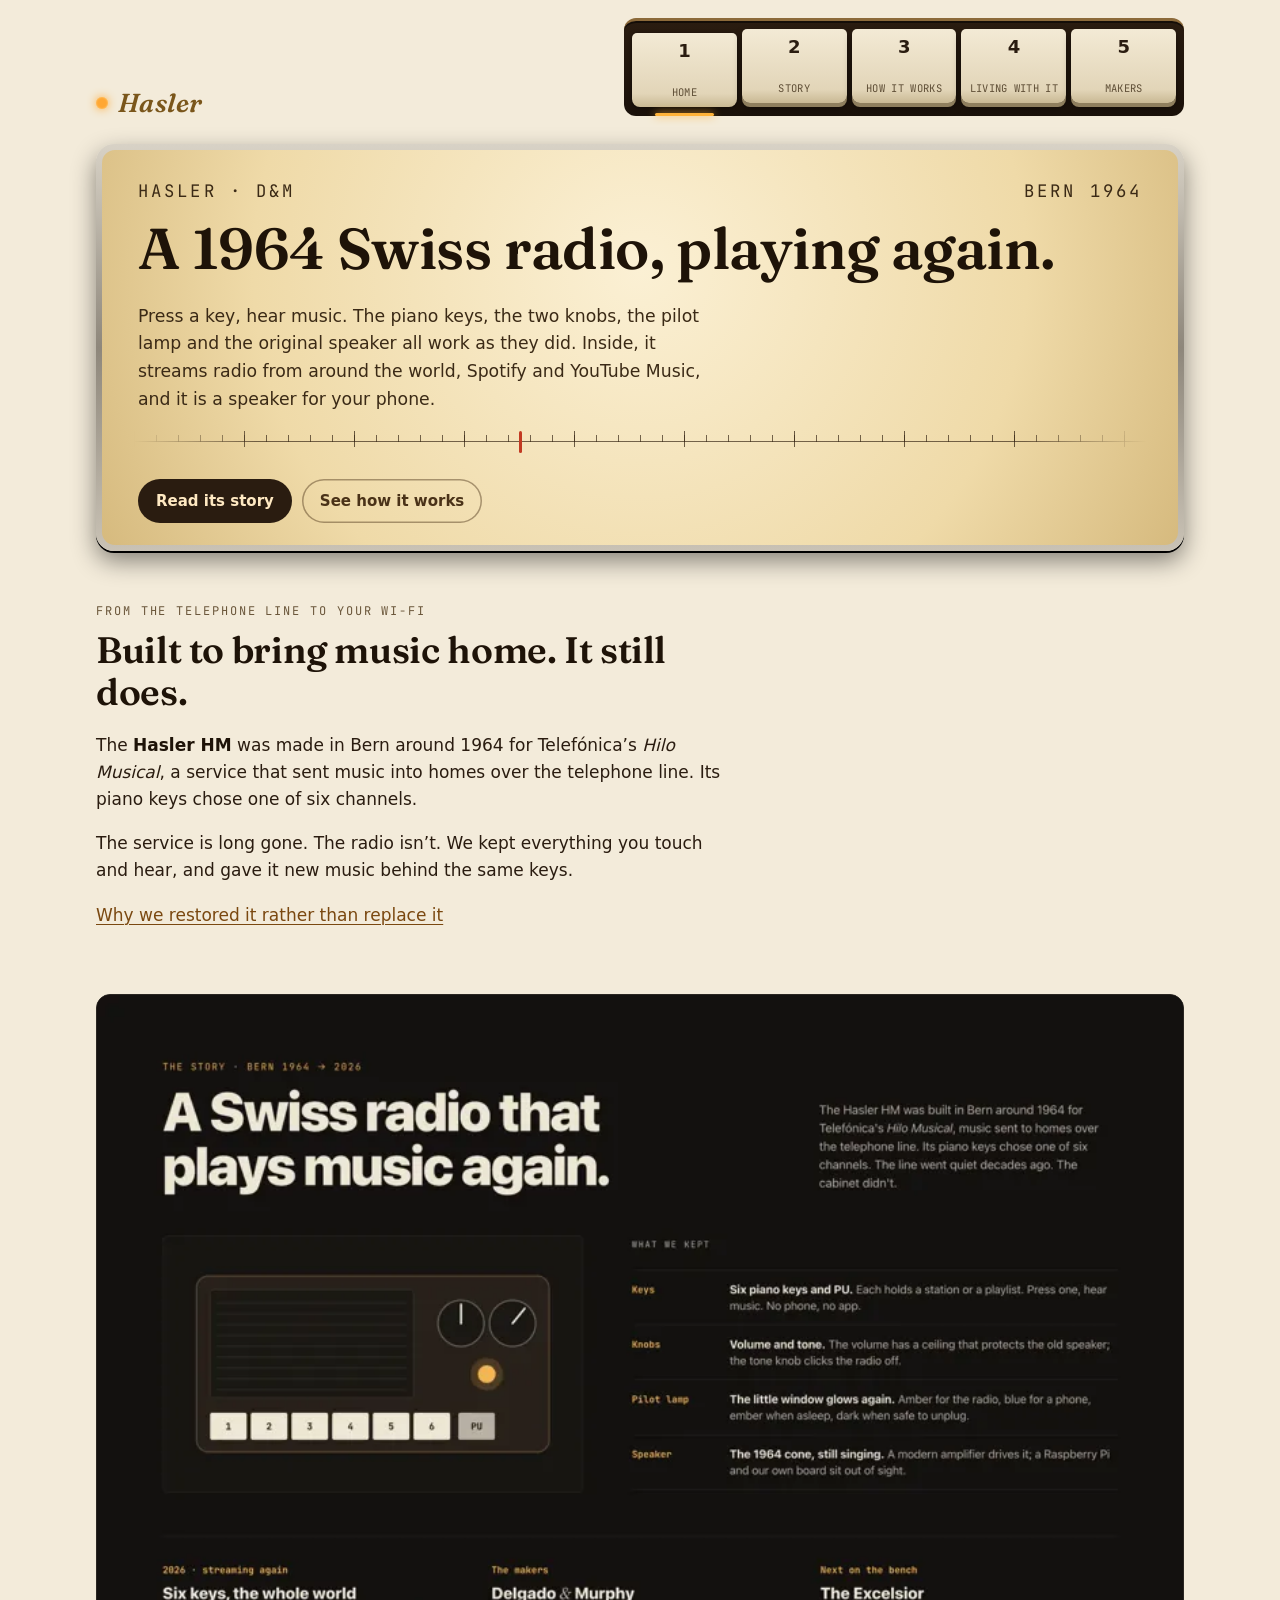
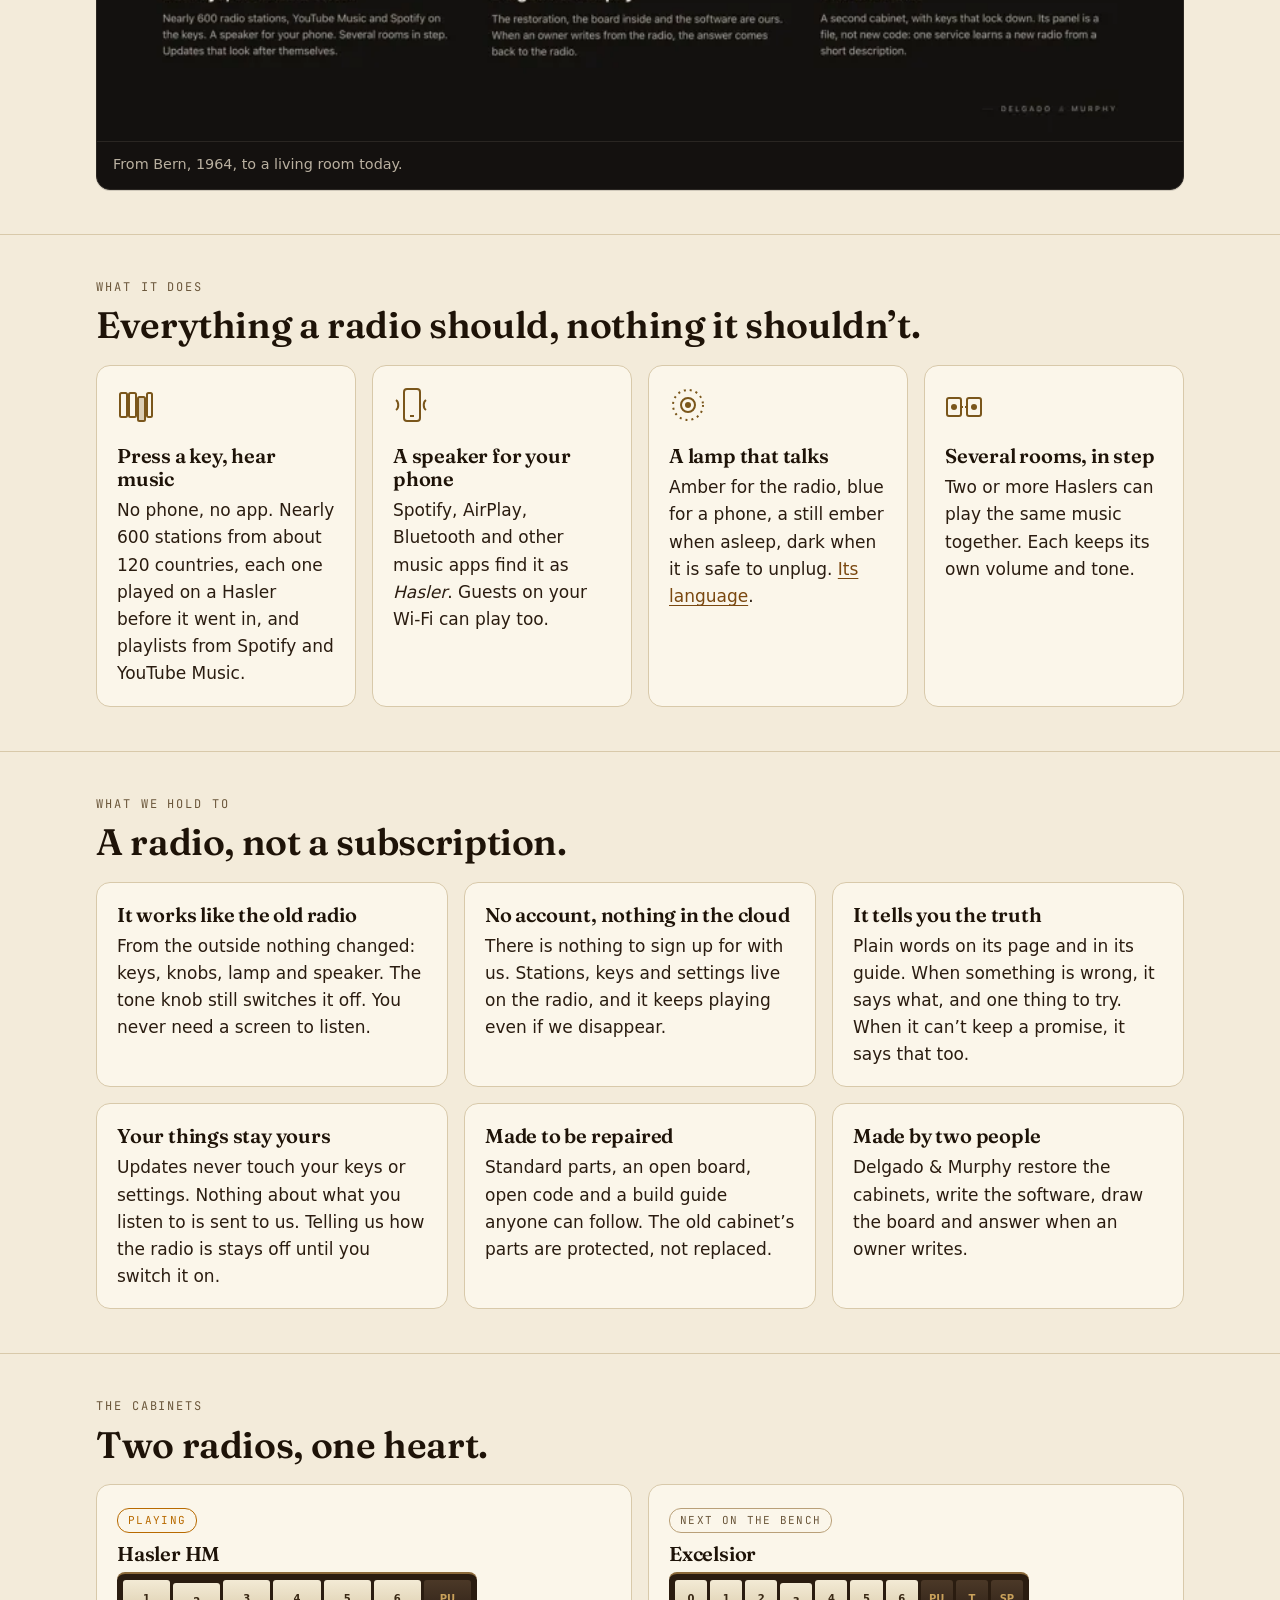
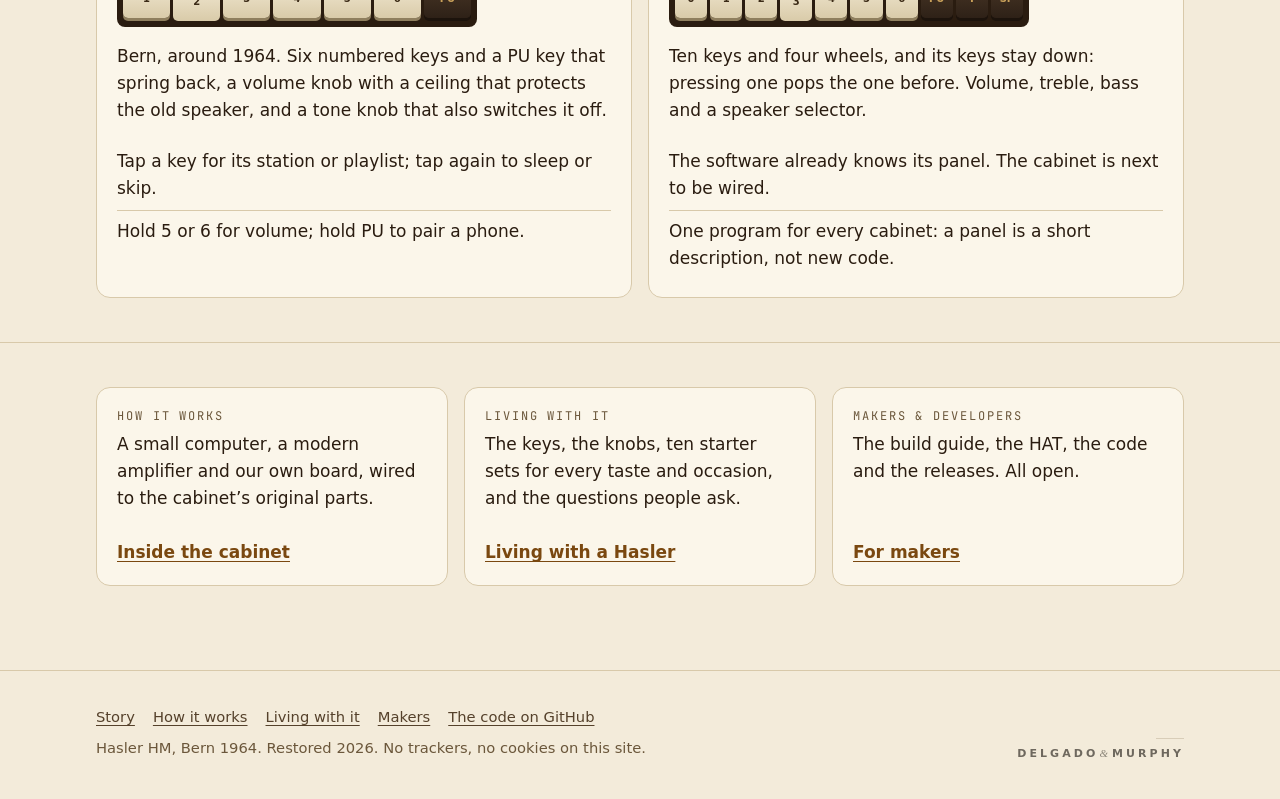
<file: index.html>
<!doctype html>
<html lang="en">
<head>
<meta charset="utf-8">
<meta name="viewport" content="width=device-width, initial-scale=1">
<title>Hasler · a 1964 Swiss radio, playing again</title>
<meta name="description" content="A Swiss radio cabinet from 1964, restored to stream internet radio, Spotify and YouTube Music. The keys, knobs, pilot lamp and speaker still work. No account, no cloud needed to play.">
<meta name="theme-color" content="#17100B">
<link rel="canonical" href="https://delgado-murphy.github.io/">
<meta property="og:type" content="website">
<meta property="og:site_name" content="Hasler, by Delgado &amp; Murphy">
<meta property="og:title" content="Hasler · a 1964 Swiss radio, playing again">
<meta property="og:description" content="A Swiss radio cabinet from 1964, restored to stream internet radio, Spotify and YouTube Music. The keys, knobs, pilot lamp and speaker still work. No account, no cloud needed to play.">
<meta property="og:url" content="https://delgado-murphy.github.io/">
<meta property="og:image" content="https://delgado-murphy.github.io/img/og.png">
<meta property="og:image:width" content="1200">
<meta property="og:image:height" content="630">
<meta property="og:image:alt" content="A cream radio dial with a red needle and the words: Hasler, a 1964 Swiss radio, playing again.">
<meta name="twitter:card" content="summary_large_image">
<link rel="icon" href="img/favicon-32.png" sizes="32x32" type="image/png">
<link rel="apple-touch-icon" href="img/apple-touch-icon.png">
<link rel="preload" href="fonts/Fraunces-600.woff2" as="font" type="font/woff2" crossorigin>
<link rel="stylesheet" href="css/site.css">
</head>
<body>
<a class="skip" href="#main">Skip to the content</a>
<header class="masthead">
  <div class="wrap">
    <a class="wordmark" href="./"><span class="pilot" aria-hidden="true"></span>Hasler</a>
    <nav aria-label="Pages">
      <ul class="keys">
        <li><a href="./" aria-current="page"><span class="n">1</span><span class="t">Home</span></a></li>
        <li><a href="story.html"><span class="n">2</span><span class="t">Story</span></a></li>
        <li><a href="how-it-works.html"><span class="n">3</span><span class="t">How it works</span></a></li>
        <li><a href="living-with-it.html"><span class="n">4</span><span class="t">Living with it</span></a></li>
        <li><a href="makers.html"><span class="n">5</span><span class="t">Makers</span></a></li>
      </ul>
    </nav>
  </div>
</header>

<main id="main">
  <section class="hero" aria-labelledby="hero-title">
    <div class="wrap">
      <div class="bezel">
        <div class="glass">
          <p class="glass-head" aria-hidden="true"><span>Hasler · D&amp;M</span><span>Bern 1964</span></p>
          <h1 id="hero-title">A 1964 Swiss radio, playing again.</h1>
          <p>Press a key, hear music. The piano keys, the two knobs, the pilot lamp and the original speaker all work as they did. Inside, it streams radio from around the world, Spotify and YouTube Music, and it is a speaker for your phone.</p>
          <div class="scale" aria-hidden="true"></div>
          <div class="hero-actions">
            <a class="btn primary" href="story.html">Read its story</a>
            <a class="btn quiet" href="how-it-works.html">See how it works</a>
          </div>
        </div>
      </div>
    </div>
  </section>

  <section class="section" aria-labelledby="pic-title">
    <div class="wrap split">
      <div class="prose">
        <p class="label">From the telephone line to your Wi-Fi</p>
        <h2 id="pic-title">Built to bring music home. It still does.</h2>
        <p>The <strong>Hasler HM</strong> was made in Bern around 1964 for Telefónica’s <em>Hilo Musical</em>, a service that sent music into homes over the telephone line. Its piano keys chose one of six channels.</p>
        <p>The service is long gone. The radio isn’t. We kept everything you touch and hear, and gave it new music behind the same keys.</p>
        <p><a href="story.html">Why we restored it rather than replace it</a></p>
      </div>
      <figure class="figure dark export">
        <a href="img/story-1600.webp"><picture><source type="image/webp" srcset="img/story-800.webp 800w, img/story-1600.webp 1600w" sizes="(min-width: 1180px) 1110px, calc(100vw - 32px)"><img src="img/story-1600.png" width="1600" height="1100" alt="Drawing of the Hasler HM cabinet: a speaker grille, two knobs, an amber pilot lamp and seven piano keys (1 to 6 and PU). Beside it, what was kept: the keys, the knobs, the pilot lamp and the 1964 speaker. Below: streaming in 2026, Delgado &amp; Murphy as the makers, and the Excelsior as the next cabinet." loading="eager"></picture></a>
        <figcaption>From Bern, 1964, to a living room today.</figcaption>
      </figure>
    </div>
  </section>

  <section class="section" aria-labelledby="does-title">
    <div class="wrap">
      <p class="label">What it does</p>
      <h2 id="does-title">Everything a radio should, nothing it shouldn’t.</h2>
      <div class="grid four">
        <div class="card point">
          <svg class="glyph" viewBox="0 0 38 38" aria-hidden="true"><g fill="none" stroke="currentColor" stroke-width="2"><rect x="3" y="7" width="7" height="24" rx="1.5"/><rect x="12" y="7" width="7" height="24" rx="1.5"/><rect x="21" y="11" width="7" height="24" rx="1.5" fill="currentColor" fill-opacity=".25"/><rect x="30" y="7" width="5" height="24" rx="1.5"/></g></svg>
          <h3>Press a key, hear music</h3>
          <p>No phone, no app. Nearly 600 stations from about 120 countries, each one played on a Hasler before it went in, and playlists from Spotify and YouTube Music.</p>
        </div>
        <div class="card point">
          <svg class="glyph" viewBox="0 0 38 38" aria-hidden="true"><g fill="none" stroke="currentColor" stroke-width="2"><rect x="11" y="3" width="16" height="32" rx="3"/><path d="M17 30h4"/><path d="M3 14c3 2 3 8 0 10M33 14c-3 2-3 8 0 10"/></g></svg>
          <h3>A speaker for your phone</h3>
          <p>Spotify, AirPlay, Bluetooth and other music apps find it as <em>Hasler</em>. Guests on your Wi-Fi can play too.</p>
        </div>
        <div class="card point">
          <svg class="glyph" viewBox="0 0 38 38" aria-hidden="true"><g fill="none" stroke="currentColor" stroke-width="2"><circle cx="19" cy="19" r="7"/><circle cx="19" cy="19" r="15" stroke-dasharray="2 4"/></g><circle cx="19" cy="19" r="3" fill="currentColor"/></svg>
          <h3>A lamp that talks</h3>
          <p>Amber for the radio, blue for a phone, a still ember when asleep, dark when it is safe to unplug. <a href="how-it-works.html#lamp">Its language</a>.</p>
        </div>
        <div class="card point">
          <svg class="glyph" viewBox="0 0 38 38" aria-hidden="true"><g fill="none" stroke="currentColor" stroke-width="2"><rect x="2" y="12" width="14" height="18" rx="2"/><rect x="22" y="12" width="14" height="18" rx="2"/><path d="M16 21h6" stroke-dasharray="2 2"/></g><circle cx="9" cy="21" r="3" fill="currentColor"/><circle cx="29" cy="21" r="3" fill="currentColor"/></svg>
          <h3>Several rooms, in step</h3>
          <p>Two or more Haslers can play the same music together. Each keeps its own volume and tone.</p>
        </div>
      </div>
    </div>
  </section>

  <section class="section" aria-labelledby="values-title">
    <div class="wrap">
      <p class="label">What we hold to</p>
      <h2 id="values-title">A radio, not a subscription.</h2>
      <div class="grid three">
        <div class="card"><h3>It works like the old radio</h3><p>From the outside nothing changed: keys, knobs, lamp and speaker. The tone knob still switches it off. You never need a screen to listen.</p></div>
        <div class="card"><h3>No account, nothing in the cloud</h3><p>There is nothing to sign up for with us. Stations, keys and settings live on the radio, and it keeps playing even if we disappear.</p></div>
        <div class="card"><h3>It tells you the truth</h3><p>Plain words on its page and in its guide. When something is wrong, it says what, and one thing to try. When it can’t keep a promise, it says that too.</p></div>
        <div class="card"><h3>Your things stay yours</h3><p>Updates never touch your keys or settings. Nothing about what you listen to is sent to us. Telling us how the radio is stays off until you switch it on.</p></div>
        <div class="card"><h3>Made to be repaired</h3><p>Standard parts, an open board, open code and a build guide anyone can follow. The old cabinet’s parts are protected, not replaced.</p></div>
        <div class="card"><h3>Made by two people</h3><p>Delgado &amp; Murphy restore the cabinets, write the software, draw the board and answer when an owner writes.</p></div>
      </div>
    </div>
  </section>

  <section class="section" aria-labelledby="cab-title">
    <div class="wrap">
      <p class="label">The cabinets</p>
      <h2 id="cab-title">Two radios, one heart.</h2>
      <div class="grid two">
        <article class="card cab">
          <span class="status on">Playing</span>
          <h3>Hasler HM</h3>
          <div class="mini-bank" aria-hidden="true"><span>1</span><span class="down">2</span><span>3</span><span>4</span><span>5</span><span>6</span><span class="dk">PU</span></div>
          <p>Bern, around 1964. Six numbered keys and a PU key that spring back, a volume knob with a ceiling that protects the old speaker, and a tone knob that also switches it off.</p>
          <ul class="facts">
            <li>Tap a key for its station or playlist; tap again to sleep or skip.</li>
            <li>Hold 5 or 6 for volume; hold PU to pair a phone.</li>
          </ul>
        </article>
        <article class="card cab">
          <span class="status">Next on the bench</span>
          <h3>Excelsior</h3>
          <div class="mini-bank" aria-hidden="true"><span>0</span><span>1</span><span>2</span><span class="down">3</span><span>4</span><span>5</span><span>6</span><span class="dk">PU</span><span class="dk">T</span><span class="dk">SP</span></div>
          <p>Ten keys and four wheels, and its keys stay down: pressing one pops the one before. Volume, treble, bass and a speaker selector.</p>
          <ul class="facts">
            <li>The software already knows its panel. The cabinet is next to be wired.</li>
            <li>One program for every cabinet: a panel is a short description, not new code.</li>
          </ul>
        </article>
      </div>
    </div>
  </section>

  <section class="section" aria-labelledby="next-title">
    <div class="wrap">
      <h2 id="next-title" class="sr">Where to go next</h2>
      <div class="grid three">
        <div class="card link-card"><p class="label">How it works</p><p>A small computer, a modern amplifier and our own board, wired to the cabinet’s original parts.</p><a class="more" href="how-it-works.html">Inside the cabinet</a></div>
        <div class="card link-card"><p class="label">Living with it</p><p>The keys, the knobs, ten starter sets for every taste and occasion, and the questions people ask.</p><a class="more" href="living-with-it.html">Living with a Hasler</a></div>
        <div class="card link-card"><p class="label">Makers &amp; developers</p><p>The build guide, the HAT, the code and the releases. All open.</p><a class="more" href="makers.html">For makers</a></div>
      </div>
    </div>
  </section>
</main>

<footer class="footer">
  <div class="wrap">
    <div>
      <nav aria-label="Footer">
        <ul>
          <li><a href="story.html">Story</a></li>
          <li><a href="how-it-works.html">How it works</a></li>
          <li><a href="living-with-it.html">Living with it</a></li>
          <li><a href="makers.html">Makers</a></li>
          <li><a href="https://github.com/Delgado-Murphy/hasler">The code on GitHub</a></li>
        </ul>
      </nav>
      <p>Hasler HM, Bern 1964. Restored 2026. No trackers, no cookies on this site.</p>
    </div>
    <p class="mark" aria-label="Delgado and Murphy"><span>Delgado<i>&amp;</i>Murphy</span></p>
  </div>
</footer>
</body>
</html>
</file>
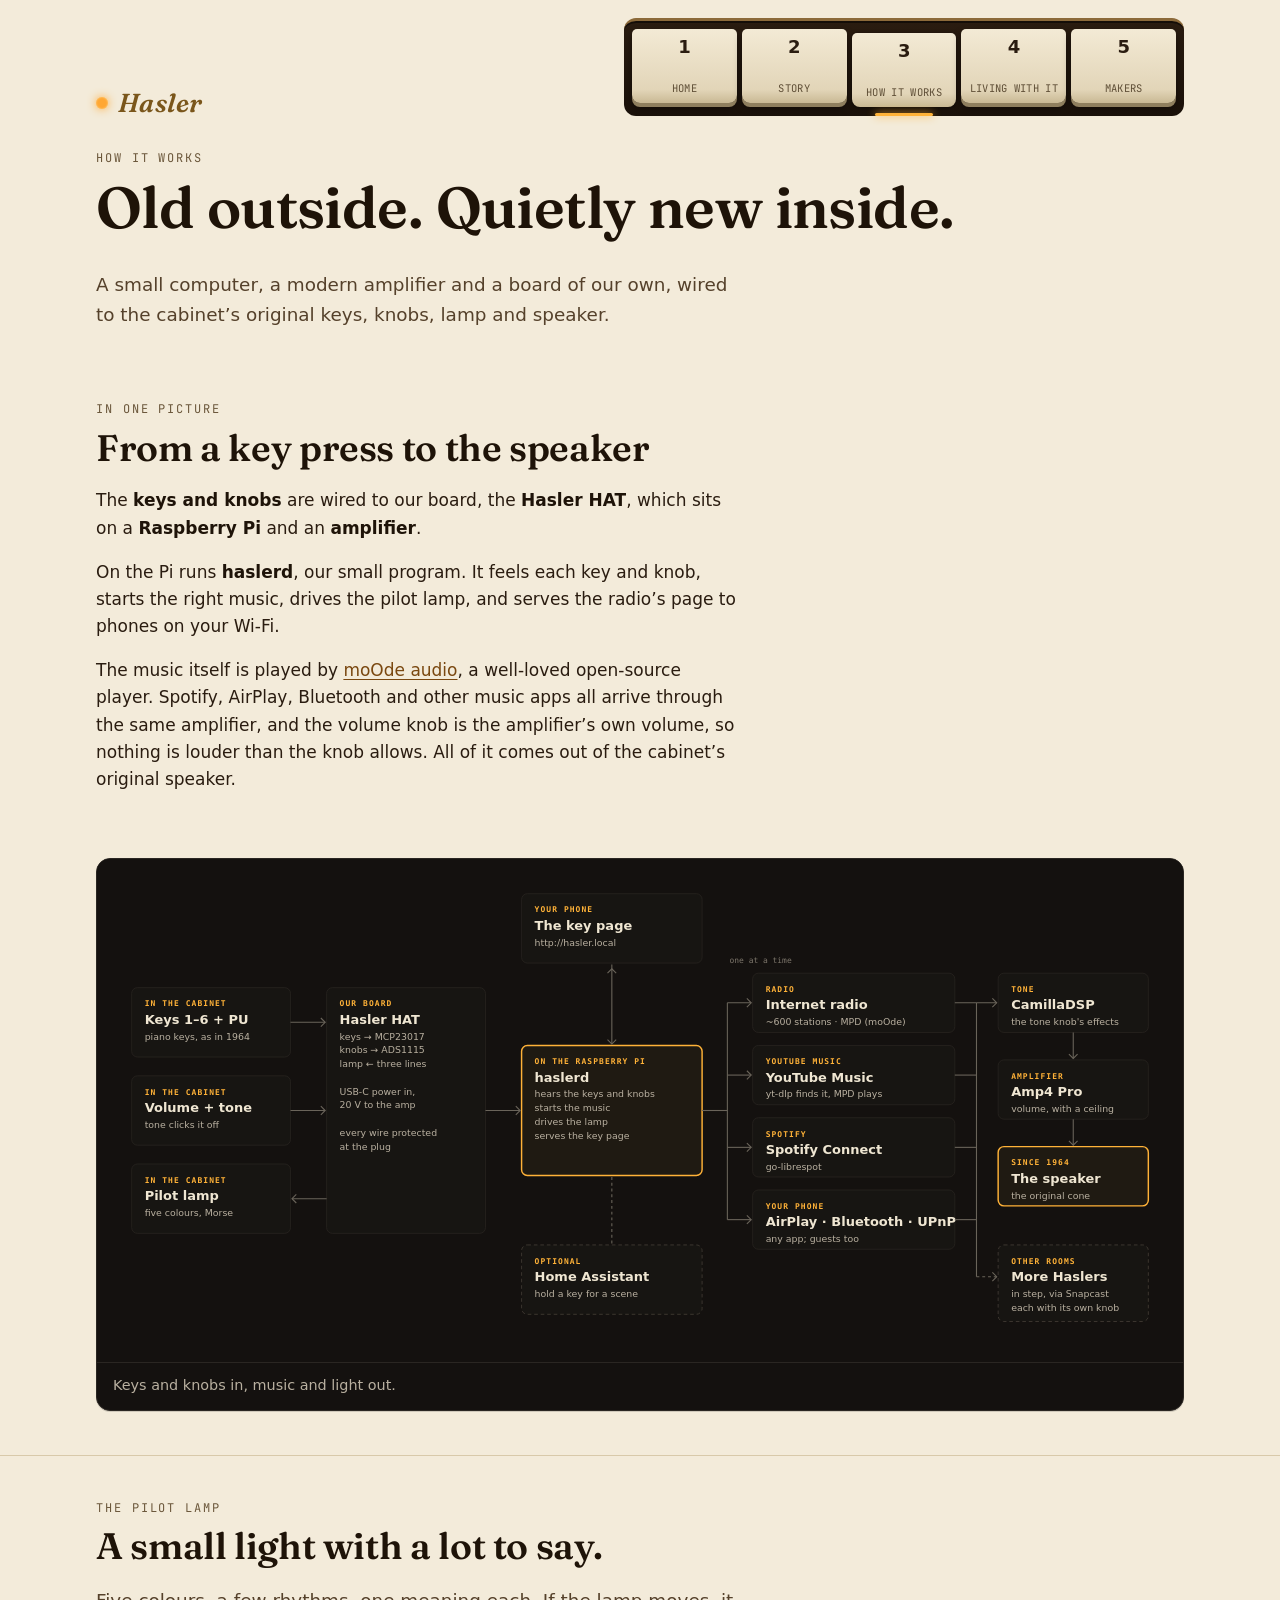
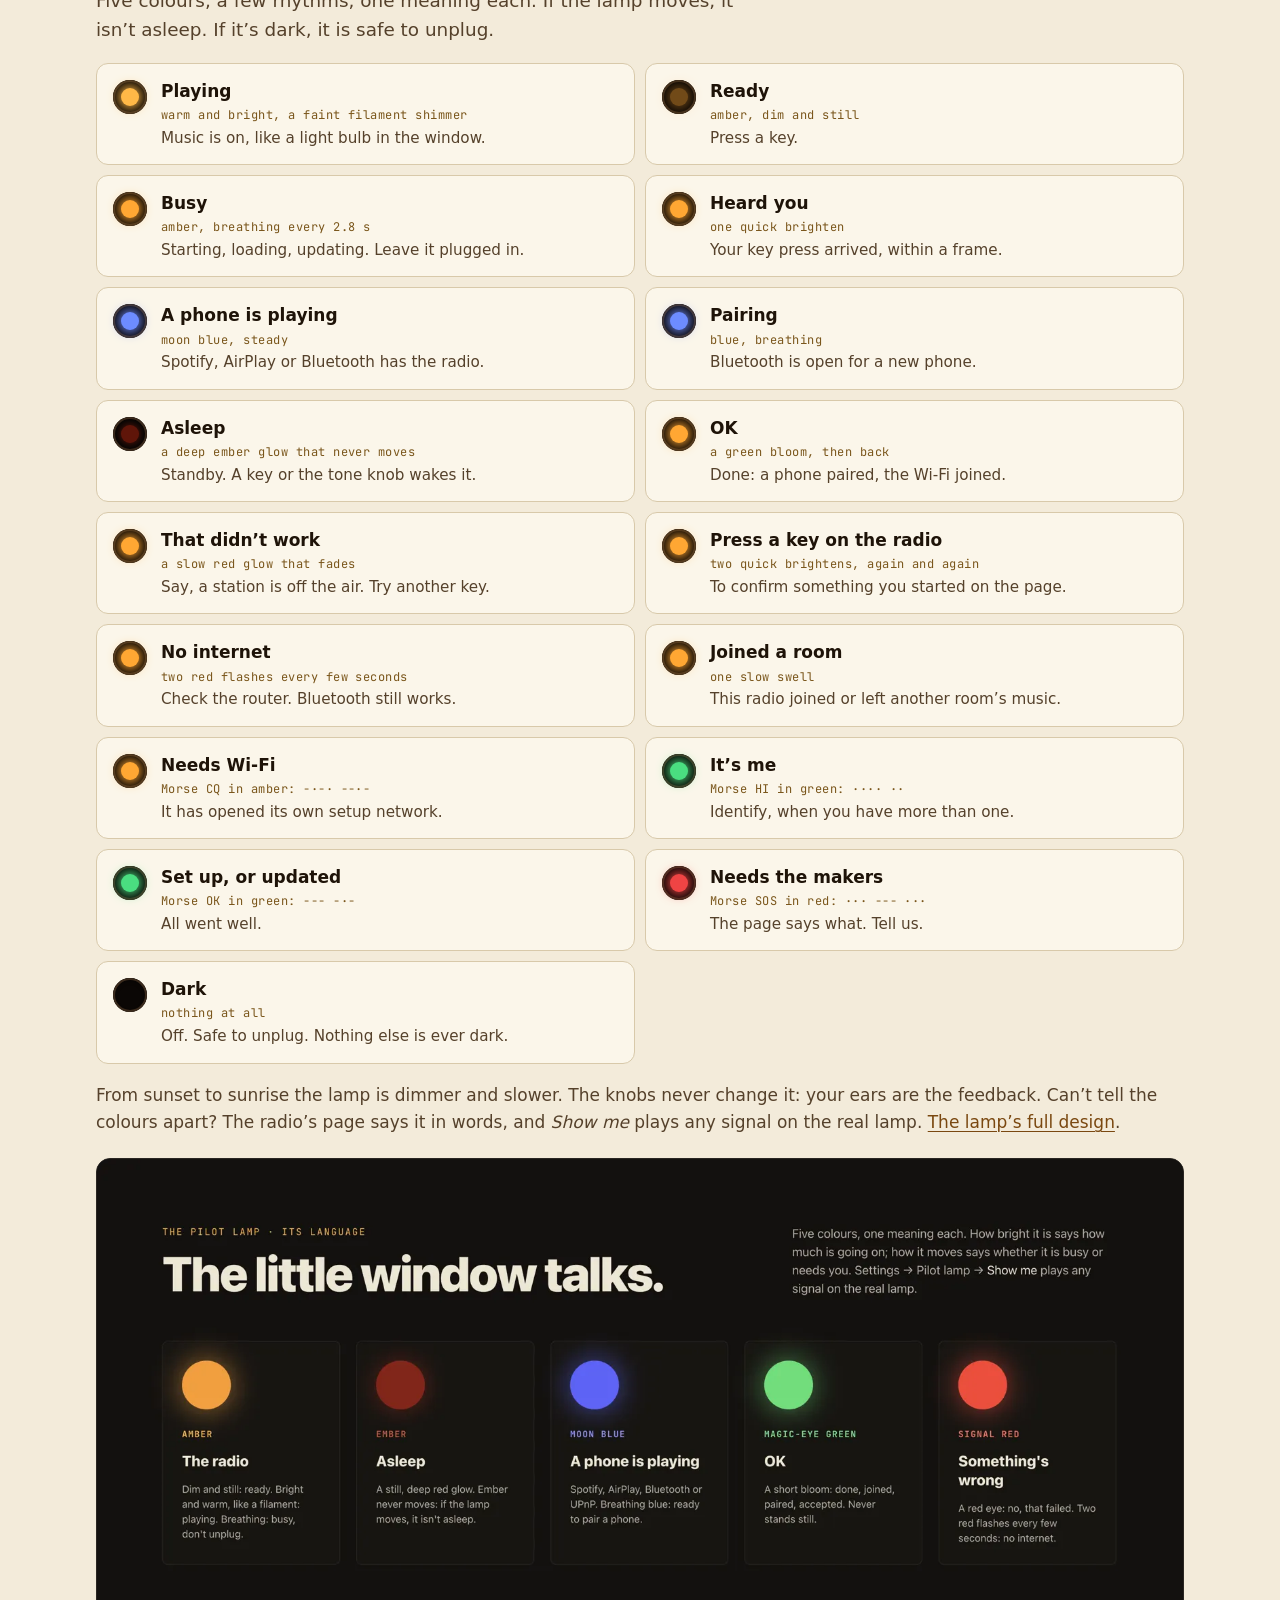
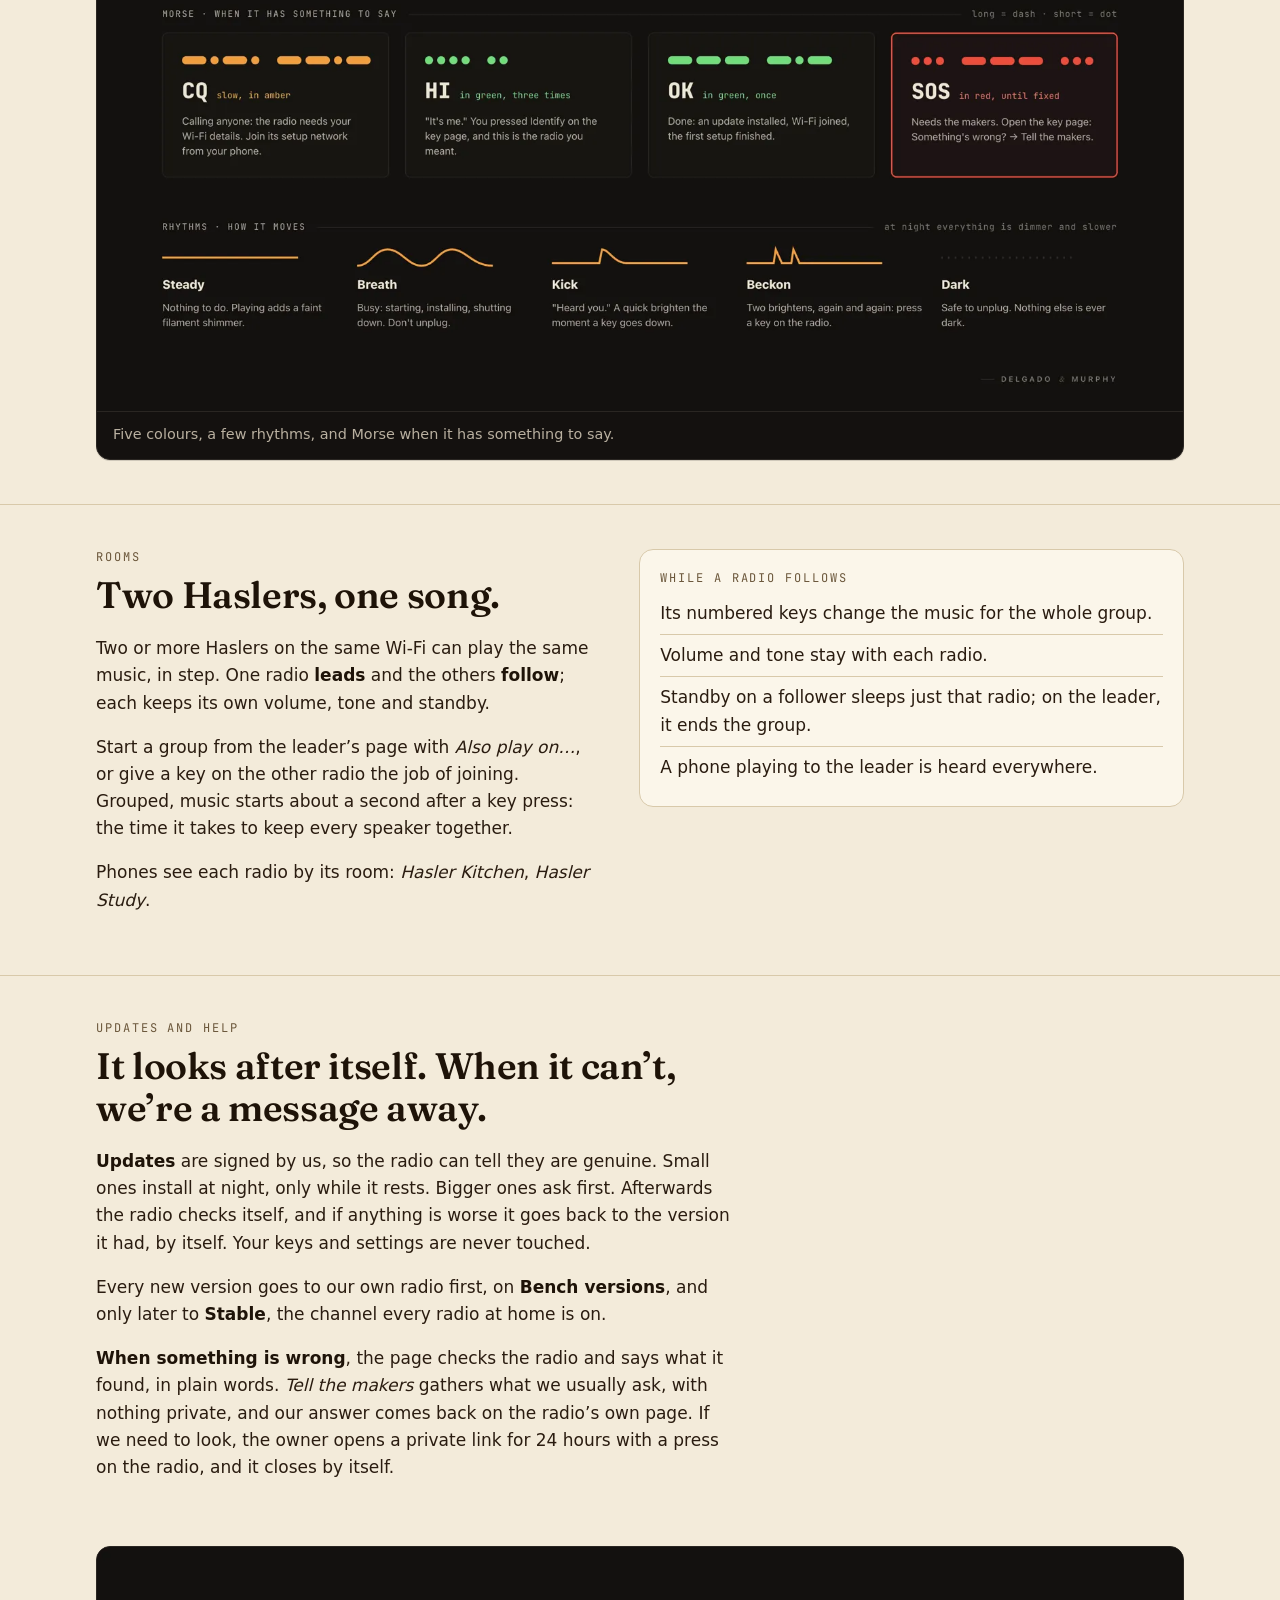
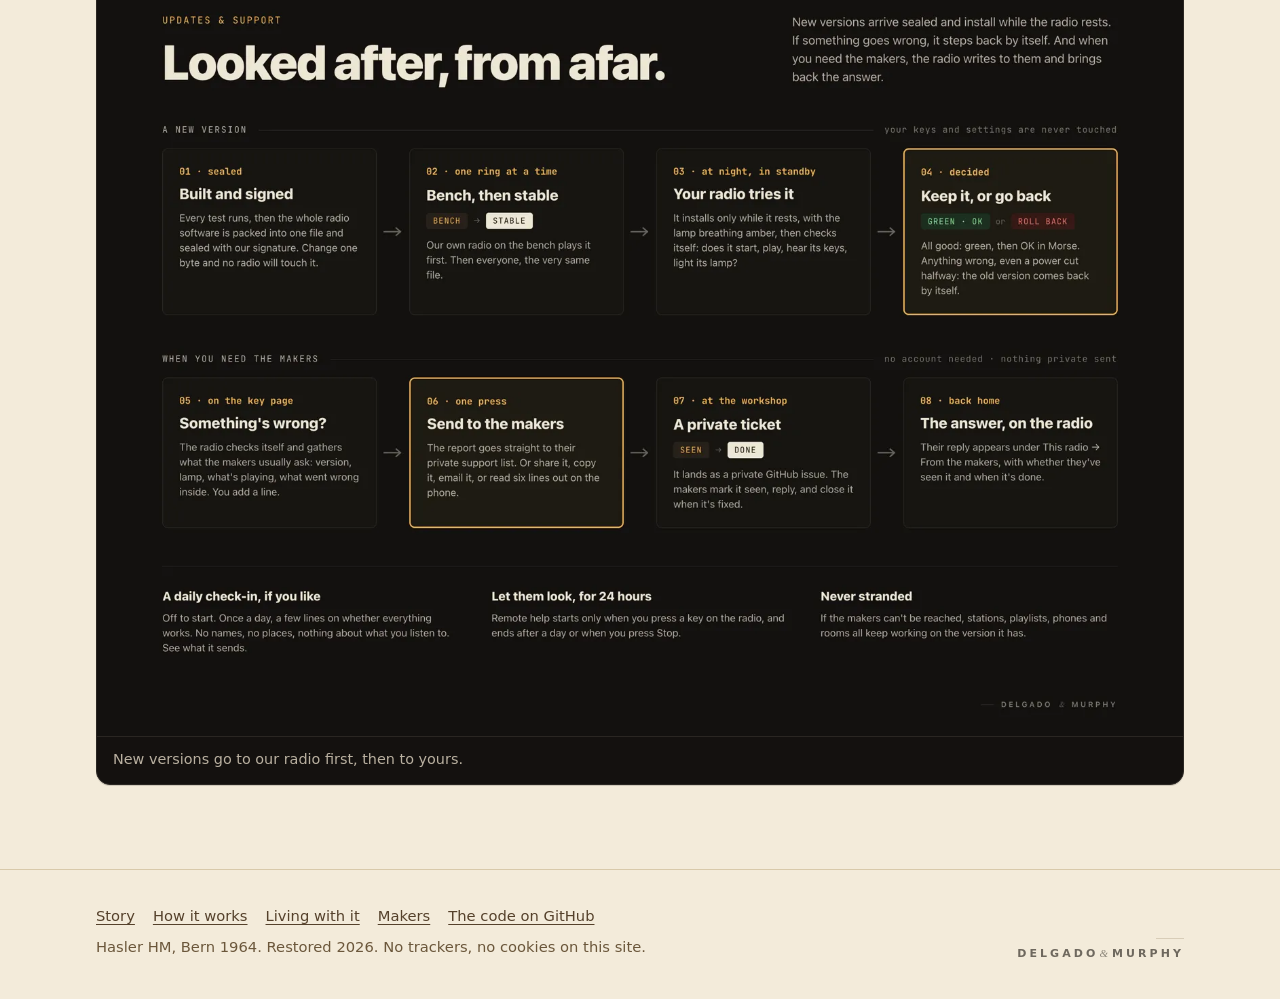
<file: how-it-works.html>
<!doctype html>
<html lang="en">
<head>
<meta charset="utf-8">
<meta name="viewport" content="width=device-width, initial-scale=1">
<title>How it works · Hasler</title>
<meta name="description" content="Inside the Hasler: a small computer, a modern amplifier and our own board, wired to the original keys, knobs, lamp and speaker. The pilot lamp, rooms, updates and help.">
<meta name="theme-color" content="#17100B">
<link rel="canonical" href="https://delgado-murphy.github.io/how-it-works.html">
<meta property="og:type" content="website">
<meta property="og:site_name" content="Hasler, by Delgado &amp; Murphy">
<meta property="og:title" content="How it works · Hasler">
<meta property="og:description" content="Inside the Hasler: a small computer, a modern amplifier and our own board, wired to the original keys, knobs, lamp and speaker. The pilot lamp, rooms, updates and help.">
<meta property="og:url" content="https://delgado-murphy.github.io/how-it-works.html">
<meta property="og:image" content="https://delgado-murphy.github.io/img/og.png">
<meta property="og:image:width" content="1200">
<meta property="og:image:height" content="630">
<meta property="og:image:alt" content="A cream radio dial with a red needle and the words: Hasler, a 1964 Swiss radio, playing again.">
<meta name="twitter:card" content="summary_large_image">
<link rel="icon" href="img/favicon-32.png" sizes="32x32" type="image/png">
<link rel="apple-touch-icon" href="img/apple-touch-icon.png">
<link rel="preload" href="fonts/Fraunces-600.woff2" as="font" type="font/woff2" crossorigin>
<link rel="stylesheet" href="css/site.css">
</head>
<body>
<a class="skip" href="#main">Skip to the content</a>
<header class="masthead">
  <div class="wrap">
    <a class="wordmark" href="./"><span class="pilot" aria-hidden="true"></span>Hasler</a>
    <nav aria-label="Pages">
      <ul class="keys">
        <li><a href="./"><span class="n">1</span><span class="t">Home</span></a></li>
        <li><a href="story.html"><span class="n">2</span><span class="t">Story</span></a></li>
        <li><a href="how-it-works.html" aria-current="page"><span class="n">3</span><span class="t">How it works</span></a></li>
        <li><a href="living-with-it.html"><span class="n">4</span><span class="t">Living with it</span></a></li>
        <li><a href="makers.html"><span class="n">5</span><span class="t">Makers</span></a></li>
      </ul>
    </nav>
  </div>
</header>

<main id="main">
  <header class="page-head">
    <div class="wrap">
      <p class="label">How it works</p>
      <h1>Old outside. Quietly new inside.</h1>
      <p class="lede">A small computer, a modern amplifier and a board of our own, wired to the cabinet’s original keys, knobs, lamp and speaker.</p>
    </div>
  </header>

  <section class="section" aria-labelledby="arch-title">
    <div class="wrap split">
      <div class="prose">
        <p class="label">In one picture</p>
        <h2 id="arch-title">From a key press to the speaker</h2>
        <p>The <strong>keys and knobs</strong> are wired to our board, the <strong>Hasler HAT</strong>, which sits on a <strong>Raspberry Pi</strong> and an <strong>amplifier</strong>.</p>
        <p>On the Pi runs <strong>haslerd</strong>, our small program. It feels each key and knob, starts the right music, drives the pilot lamp, and serves the radio’s page to phones on your Wi-Fi.</p>
        <p>The music itself is played by <a href="https://moodeaudio.org/">moOde audio</a>, a well-loved open-source player. Spotify, AirPlay, Bluetooth and other music apps all arrive through the same amplifier, and the volume knob is the amplifier’s own volume, so nothing is louder than the knob allows. All of it comes out of the cabinet’s original speaker.</p>
      </div>
      <figure class="figure dark export">
        <a href="img/architecture.svg"><img src="img/architecture.svg" alt="Diagram. The cabinet&#x27;s keys, knobs and pilot lamp connect to the Hasler HAT board, which connects to haslerd on the Raspberry Pi. haslerd also serves the key page on your phone, and can talk to Home Assistant if you use it. haslerd starts one source at a time: internet radio, YouTube Music, Spotify Connect, or a phone over AirPlay, Bluetooth or UPnP. The music goes through CamillaDSP (tone), then the Amp4 Pro amplifier (volume, with a ceiling), then the original speaker. Snapcast can send it to other Haslers too." loading="lazy"></a>
        <figcaption>Keys and knobs in, music and light out.</figcaption>
      </figure>
    </div>
  </section>

  <section class="section" id="lamp" aria-labelledby="lamp-title">
    <div class="wrap">
      <p class="label">The pilot lamp</p>
      <h2 id="lamp-title">A small light with a lot to say.</h2>
      <p class="lede">Five colours, a few rhythms, one meaning each. If the lamp moves, it isn’t asleep. If it’s dark, it is safe to unplug.</p>
      <ul class="lamp-list">
        <li><span class="lw" data-c="gold" data-m="filament" aria-hidden="true"></span><span><b>Playing</b><span class="rhythm">warm and bright, a faint filament shimmer</span><span class="means">Music is on, like a light bulb in the window.</span></span></li>
        <li><span class="lw" data-c="amber" data-m="ready" aria-hidden="true"></span><span><b>Ready</b><span class="rhythm">amber, dim and still</span><span class="means">Press a key.</span></span></li>
        <li><span class="lw" data-c="amber" data-m="breath" aria-hidden="true"></span><span><b>Busy</b><span class="rhythm">amber, breathing every 2.8 s</span><span class="means">Starting, loading, updating. Leave it plugged in.</span></span></li>
        <li><span class="lw" data-c="amber" data-m="kick" aria-hidden="true"></span><span><b>Heard you</b><span class="rhythm">one quick brighten</span><span class="means">Your key press arrived, within a frame.</span></span></li>
        <li><span class="lw" data-c="blue" data-m="steady" aria-hidden="true"></span><span><b>A phone is playing</b><span class="rhythm">moon blue, steady</span><span class="means">Spotify, AirPlay or Bluetooth has the radio.</span></span></li>
        <li><span class="lw" data-c="blue" data-m="breath" aria-hidden="true"></span><span><b>Pairing</b><span class="rhythm">blue, breathing</span><span class="means">Bluetooth is open for a new phone.</span></span></li>
        <li><span class="lw" data-c="ember" data-m="ember" aria-hidden="true"></span><span><b>Asleep</b><span class="rhythm">a deep ember glow that never moves</span><span class="means">Standby. A key or the tone knob wakes it.</span></span></li>
        <li><span class="lw" data-c="amber" data-m="bloom" aria-hidden="true"></span><span><b>OK</b><span class="rhythm">a green bloom, then back</span><span class="means">Done: a phone paired, the Wi-Fi joined.</span></span></li>
        <li><span class="lw" data-c="amber" data-m="eye" aria-hidden="true"></span><span><b>That didn’t work</b><span class="rhythm">a slow red glow that fades</span><span class="means">Say, a station is off the air. Try another key.</span></span></li>
        <li><span class="lw" data-c="amber" data-m="beckon" aria-hidden="true"></span><span><b>Press a key on the radio</b><span class="rhythm">two quick brightens, again and again</span><span class="means">To confirm something you started on the page.</span></span></li>
        <li><span class="lw" data-c="amber" data-m="alert" aria-hidden="true"></span><span><b>No internet</b><span class="rhythm">two red flashes every few seconds</span><span class="means">Check the router. Bluetooth still works.</span></span></li>
        <li><span class="lw" data-c="amber" data-m="swell" aria-hidden="true"></span><span><b>Joined a room</b><span class="rhythm">one slow swell</span><span class="means">This radio joined or left another room’s music.</span></span></li>
        <li><span class="lw" data-c="amber" data-m="cq" aria-hidden="true"></span><span><b>Needs Wi-Fi</b><span class="rhythm">Morse CQ in amber: -·-· --·-</span><span class="means">It has opened its own setup network.</span></span></li>
        <li><span class="lw" data-c="green" data-m="hi" aria-hidden="true"></span><span><b>It’s me</b><span class="rhythm">Morse HI in green: ···· ··</span><span class="means">Identify, when you have more than one.</span></span></li>
        <li><span class="lw" data-c="green" data-m="ok" aria-hidden="true"></span><span><b>Set up, or updated</b><span class="rhythm">Morse OK in green: --- -·-</span><span class="means">All went well.</span></span></li>
        <li><span class="lw" data-c="red" data-m="sos" aria-hidden="true"></span><span><b>Needs the makers</b><span class="rhythm">Morse SOS in red: ··· --- ···</span><span class="means">The page says what. Tell us.</span></span></li>
        <li><span class="lw" data-c="off" aria-hidden="true"></span><span><b>Dark</b><span class="rhythm">nothing at all</span><span class="means">Off. Safe to unplug. Nothing else is ever dark.</span></span></li>
      </ul>
      <p style="margin-top:18px;color:var(--text2)">From sunset to sunrise the lamp is dimmer and slower. The knobs never change it: your ears are the feedback. Can’t tell the colours apart? The radio’s page says it in words, and <em>Show me</em> plays any signal on the real lamp. <a href="https://github.com/Delgado-Murphy/hasler/blob/master/docs/lamp.md">The lamp’s full design</a>.</p>
      <figure class="figure dark export" style="margin-top:22px">
        <a href="img/lamp-1600.webp"><picture><source type="image/webp" srcset="img/lamp-800.webp 800w, img/lamp-1600.webp 1600w" sizes="(min-width: 1180px) 1110px, calc(100vw - 32px)"><img src="img/lamp-1600.png" width="1600" height="1256" alt="Five glowing swatches: amber (the radio), ember (asleep), moon blue (a phone is playing), green (OK) and red (something is wrong). Below, four Morse codes drawn as dots and dashes: CQ in amber (needs Wi-Fi), HI in green (it&#x27;s me), OK in green (done), SOS in red (needs the makers). Then five rhythms: steady, breath (busy), kick (heard you), beckon (press a key on the radio) and dark (safe to unplug)." loading="lazy"></picture></a>
        <figcaption>Five colours, a few rhythms, and Morse when it has something to say.</figcaption>
      </figure>
    </div>
  </section>

  <section class="section" aria-labelledby="rooms-title">
    <div class="wrap split">
      <div class="prose">
        <p class="label">Rooms</p>
        <h2 id="rooms-title">Two Haslers, one song.</h2>
        <p>Two or more Haslers on the same Wi-Fi can play the same music, in step. One radio <strong>leads</strong> and the others <strong>follow</strong>; each keeps its own volume, tone and standby.</p>
        <p>Start a group from the leader’s page with <em>Also play on…</em>, or give a key on the other radio the job of joining. Grouped, music starts about a second after a key press: the time it takes to keep every speaker together.</p>
        <p>Phones see each radio by its room: <em>Hasler Kitchen</em>, <em>Hasler Study</em>.</p>
      </div>
      <div class="card">
        <p class="label">While a radio follows</p>
        <ul class="facts">
          <li>Its numbered keys change the music for the whole group.</li>
          <li>Volume and tone stay with each radio.</li>
          <li>Standby on a follower sleeps just that radio; on the leader, it ends the group.</li>
          <li>A phone playing to the leader is heard everywhere.</li>
        </ul>
      </div>
    </div>
  </section>

  <section class="section" aria-labelledby="upd-title">
    <div class="wrap split flip">
      <div class="prose">
        <p class="label">Updates and help</p>
        <h2 id="upd-title">It looks after itself. When it can’t, we’re a message away.</h2>
        <p><strong>Updates</strong> are signed by us, so the radio can tell they are genuine. Small ones install at night, only while it rests. Bigger ones ask first. Afterwards the radio checks itself, and if anything is worse it goes back to the version it had, by itself. Your keys and settings are never touched.</p>
        <p>Every new version goes to our own radio first, on <strong>Bench versions</strong>, and only later to <strong>Stable</strong>, the channel every radio at home is on.</p>
        <p><strong>When something is wrong</strong>, the page checks the radio and says what it found, in plain words. <em>Tell the makers</em> gathers what we usually ask, with nothing private, and our answer comes back on the radio’s own page. If we need to look, the owner opens a private link for 24 hours with a press on the radio, and it closes by itself.</p>
      </div>
      <figure class="figure dark export">
        <a href="img/updates-support-1600.webp"><picture><source type="image/webp" srcset="img/updates-support-800.webp 800w, img/updates-support-1600.webp 1600w" sizes="(min-width: 1180px) 1110px, calc(100vw - 32px)"><img src="img/updates-support-1600.png" width="1600" height="1163" alt="Two rows of four steps. Updates: built and signed, tried on the makers&#x27; bench radio and then released to everyone, installed at night while your radio rests, then kept, or rolled back if anything fails. Support: &#x27;Something&#x27;s wrong?&#x27; on the key page, &#x27;Send to the makers&#x27;, a private ticket the makers mark seen and then done, and their answer shown on the radio. Below: an optional daily check-in, 24-hour remote help, and a note that the radio keeps playing even if the makers can&#x27;t be reached." loading="lazy"></picture></a>
        <figcaption>New versions go to our radio first, then to yours.</figcaption>
      </figure>
    </div>
  </section>
</main>

<footer class="footer">
  <div class="wrap">
    <div>
      <nav aria-label="Footer">
        <ul>
          <li><a href="story.html">Story</a></li>
          <li><a href="how-it-works.html">How it works</a></li>
          <li><a href="living-with-it.html">Living with it</a></li>
          <li><a href="makers.html">Makers</a></li>
          <li><a href="https://github.com/Delgado-Murphy/hasler">The code on GitHub</a></li>
        </ul>
      </nav>
      <p>Hasler HM, Bern 1964. Restored 2026. No trackers, no cookies on this site.</p>
    </div>
    <p class="mark" aria-label="Delgado and Murphy"><span>Delgado<i>&amp;</i>Murphy</span></p>
  </div>
</footer>
</body>
</html>
</file>
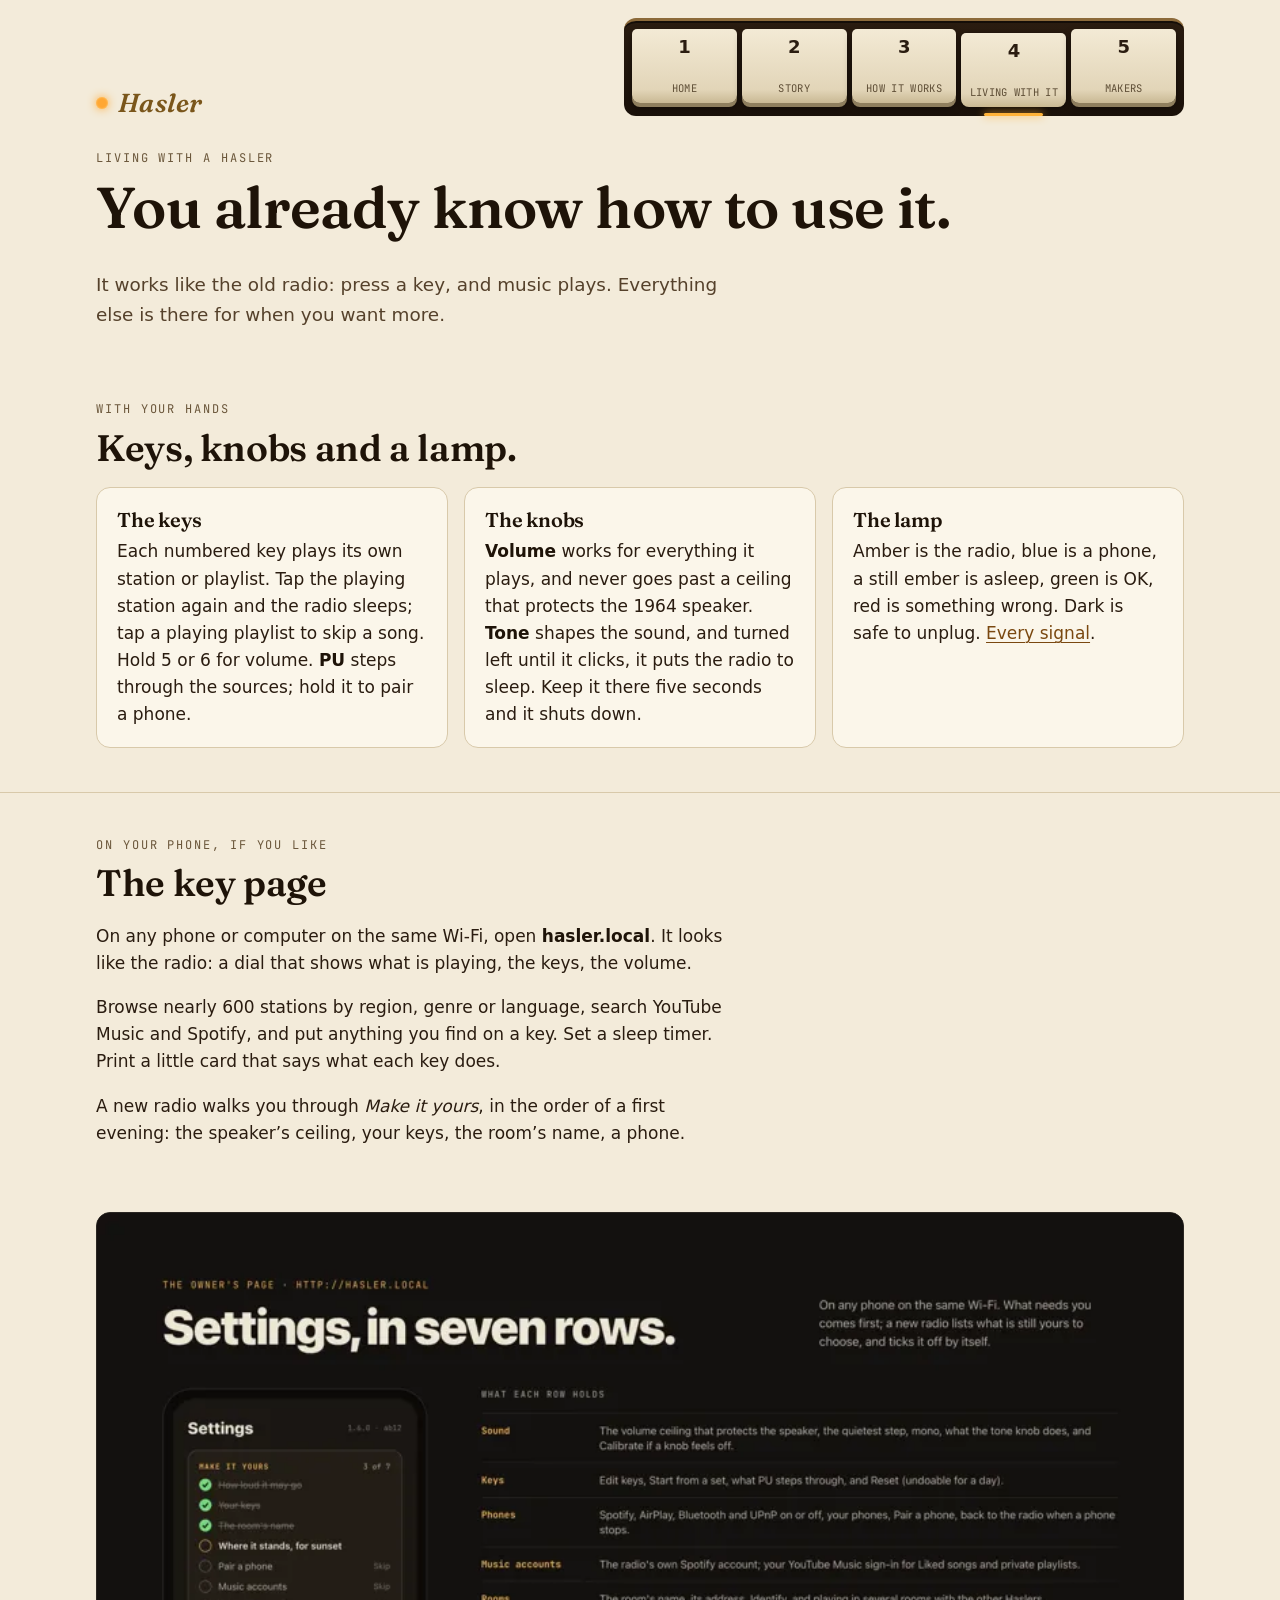
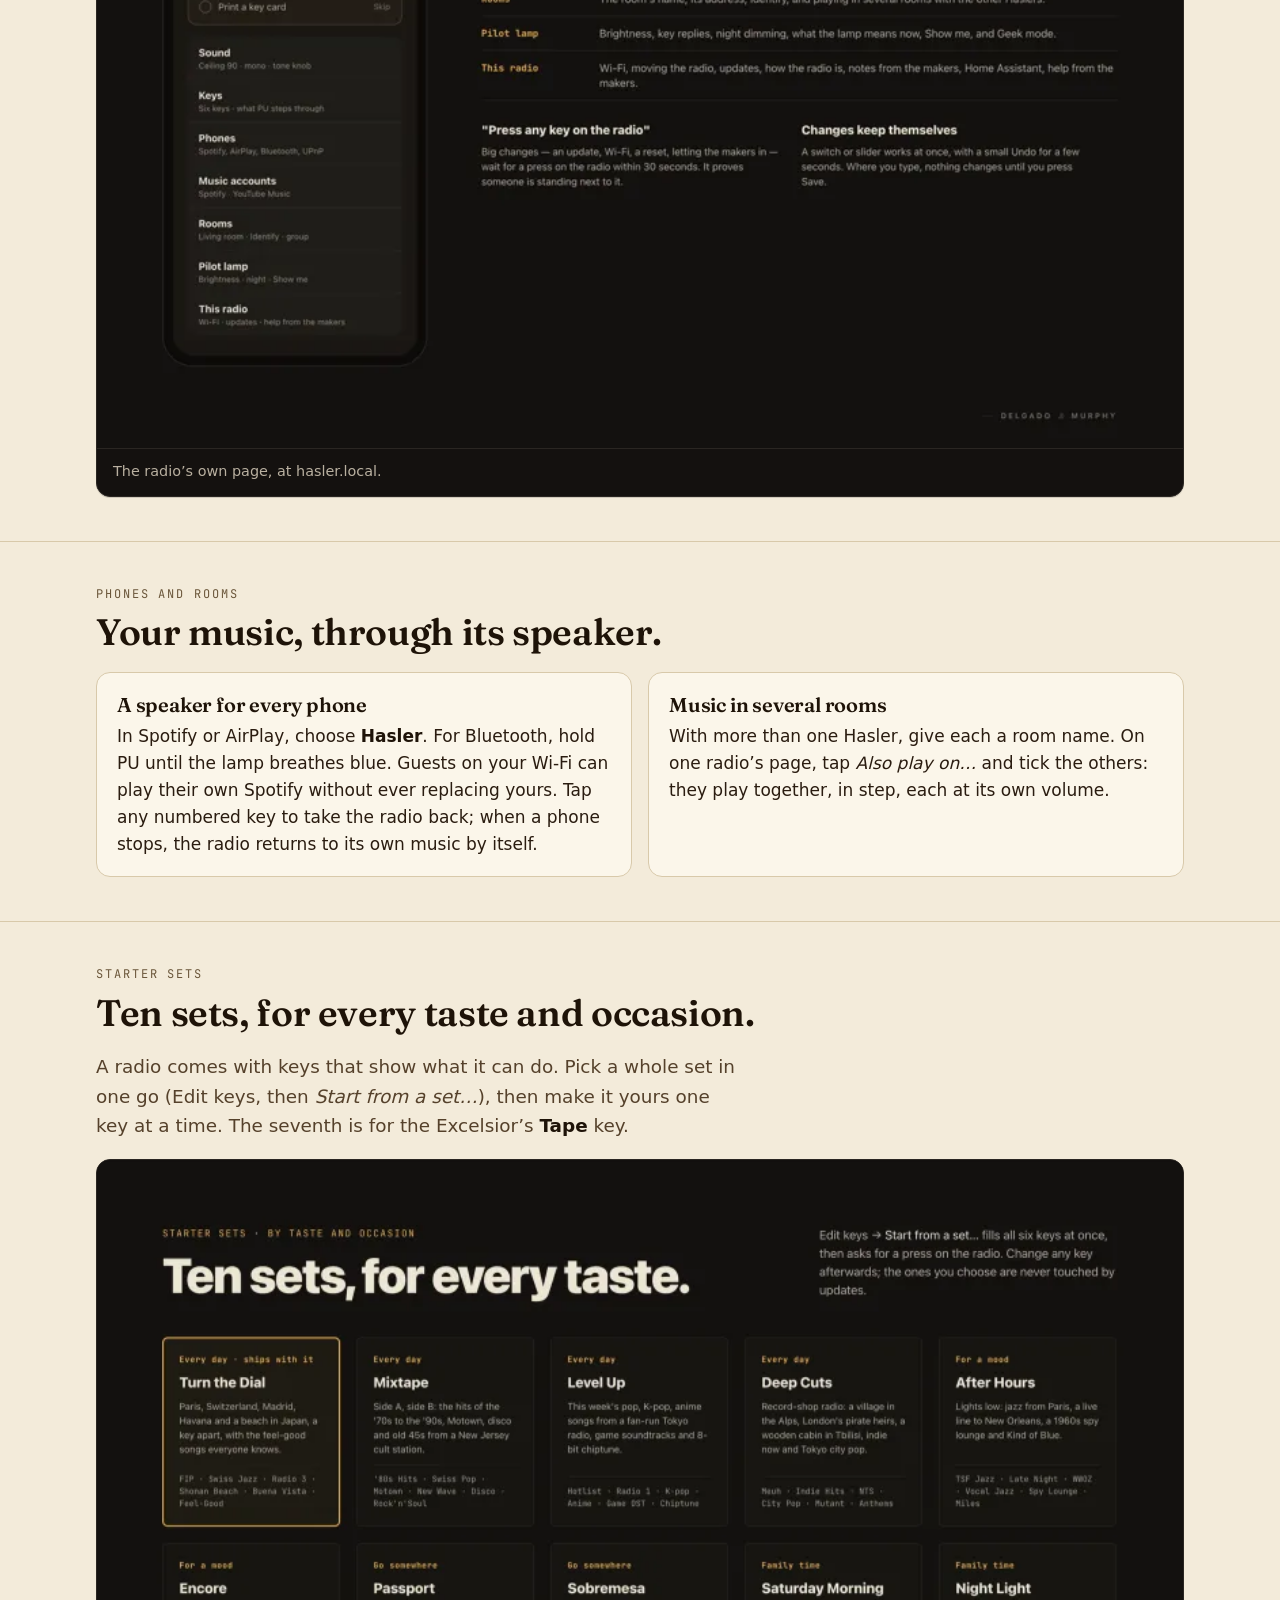
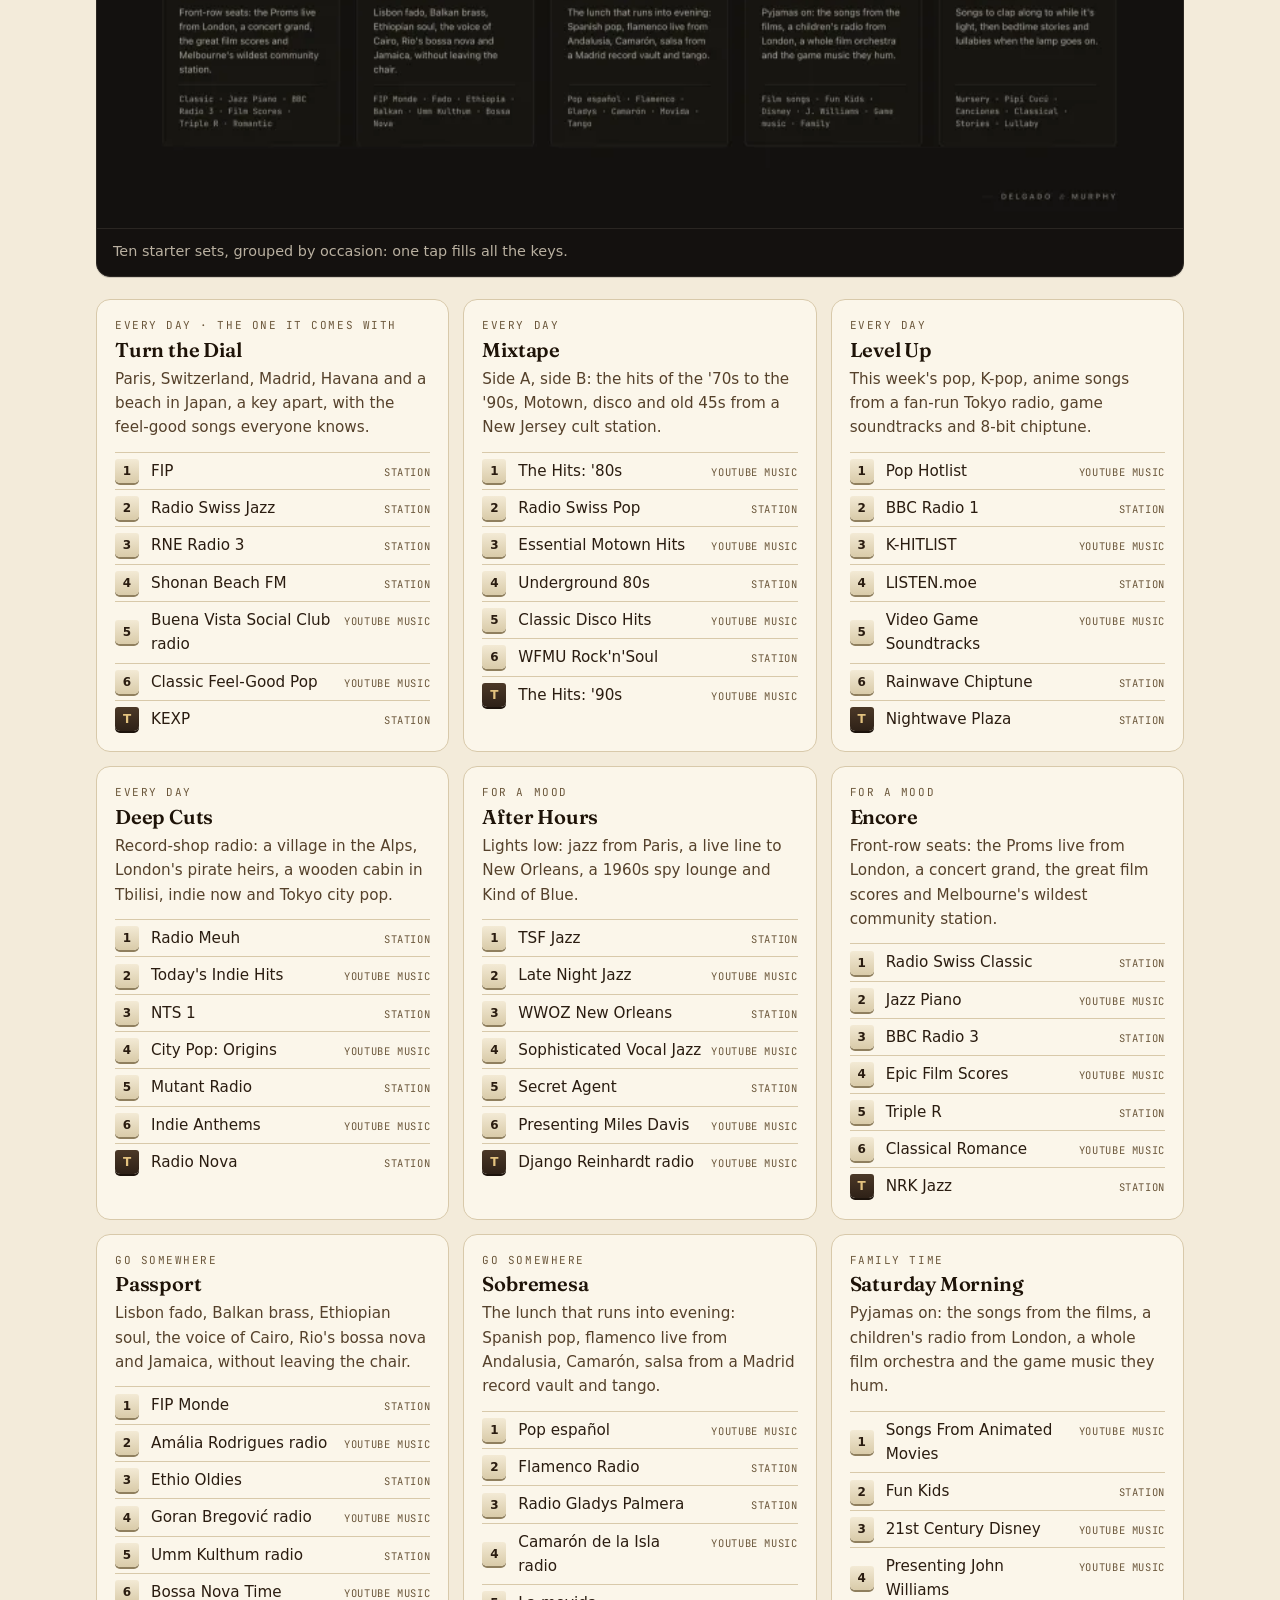
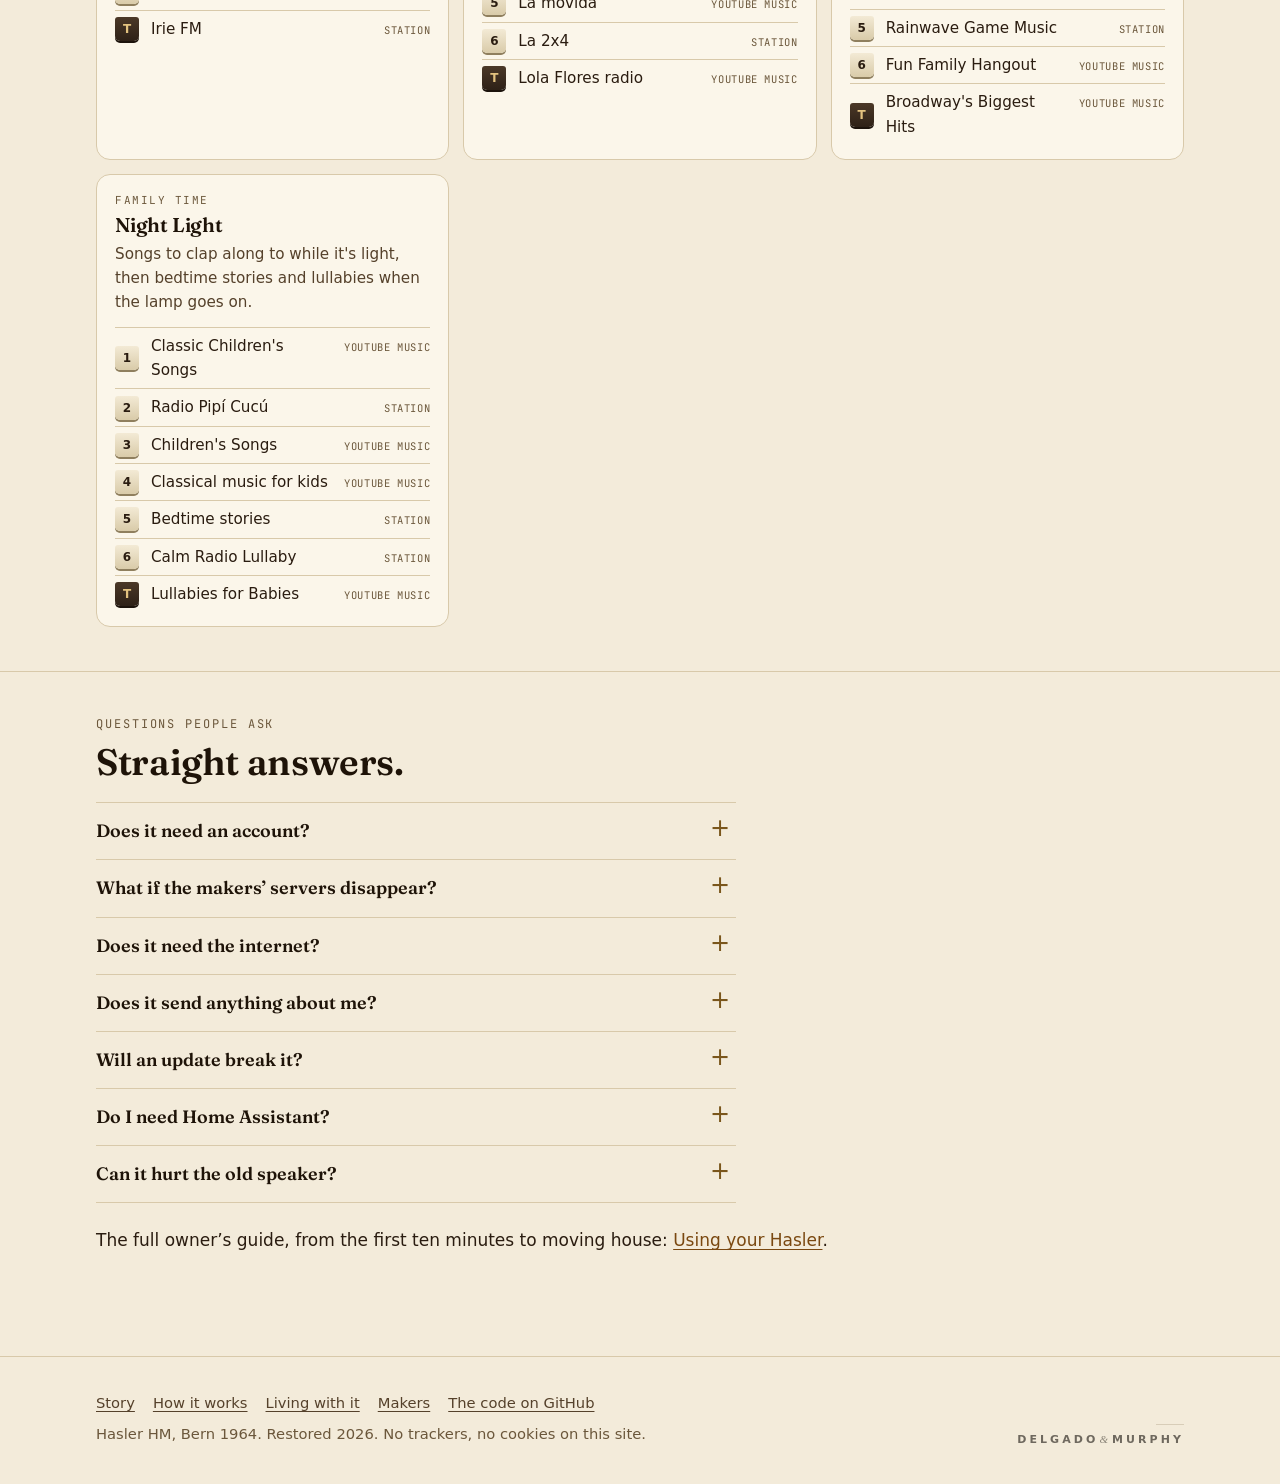
<file: living-with-it.html>
<!doctype html>
<html lang="en">
<head>
<meta charset="utf-8">
<meta name="viewport" content="width=device-width, initial-scale=1">
<title>Living with it · Hasler</title>
<meta name="description" content="The keys, the knobs, the phone page, ten starter sets for every taste and occasion, and answers to the questions people ask about the Hasler radio.">
<meta name="theme-color" content="#17100B">
<link rel="canonical" href="https://delgado-murphy.github.io/living-with-it.html">
<meta property="og:type" content="website">
<meta property="og:site_name" content="Hasler, by Delgado &amp; Murphy">
<meta property="og:title" content="Living with it · Hasler">
<meta property="og:description" content="The keys, the knobs, the phone page, ten starter sets for every taste and occasion, and answers to the questions people ask about the Hasler radio.">
<meta property="og:url" content="https://delgado-murphy.github.io/living-with-it.html">
<meta property="og:image" content="https://delgado-murphy.github.io/img/og.png">
<meta property="og:image:width" content="1200">
<meta property="og:image:height" content="630">
<meta property="og:image:alt" content="A cream radio dial with a red needle and the words: Hasler, a 1964 Swiss radio, playing again.">
<meta name="twitter:card" content="summary_large_image">
<link rel="icon" href="img/favicon-32.png" sizes="32x32" type="image/png">
<link rel="apple-touch-icon" href="img/apple-touch-icon.png">
<link rel="preload" href="fonts/Fraunces-600.woff2" as="font" type="font/woff2" crossorigin>
<link rel="stylesheet" href="css/site.css">
</head>
<body>
<a class="skip" href="#main">Skip to the content</a>
<header class="masthead">
  <div class="wrap">
    <a class="wordmark" href="./"><span class="pilot" aria-hidden="true"></span>Hasler</a>
    <nav aria-label="Pages">
      <ul class="keys">
        <li><a href="./"><span class="n">1</span><span class="t">Home</span></a></li>
        <li><a href="story.html"><span class="n">2</span><span class="t">Story</span></a></li>
        <li><a href="how-it-works.html"><span class="n">3</span><span class="t">How it works</span></a></li>
        <li><a href="living-with-it.html" aria-current="page"><span class="n">4</span><span class="t">Living with it</span></a></li>
        <li><a href="makers.html"><span class="n">5</span><span class="t">Makers</span></a></li>
      </ul>
    </nav>
  </div>
</header>

<main id="main">
  <header class="page-head">
    <div class="wrap">
      <p class="label">Living with a Hasler</p>
      <h1>You already know how to use it.</h1>
      <p class="lede">It works like the old radio: press a key, and music plays. Everything else is there for when you want more.</p>
    </div>
  </header>

  <section class="section" aria-labelledby="hands-title">
    <div class="wrap">
      <p class="label">With your hands</p>
      <h2 id="hands-title">Keys, knobs and a lamp.</h2>
      <div class="grid three">
        <div class="card">
          <h3>The keys</h3>
          <p>Each numbered key plays its own station or playlist. Tap the playing station again and the radio sleeps; tap a playing playlist to skip a song. Hold 5 or 6 for volume. <strong>PU</strong> steps through the sources; hold it to pair a phone.</p>
        </div>
        <div class="card">
          <h3>The knobs</h3>
          <p><strong>Volume</strong> works for everything it plays, and never goes past a ceiling that protects the 1964 speaker. <strong>Tone</strong> shapes the sound, and turned left until it clicks, it puts the radio to sleep. Keep it there five seconds and it shuts down.</p>
        </div>
        <div class="card">
          <h3>The lamp</h3>
          <p>Amber is the radio, blue is a phone, a still ember is asleep, green is OK, red is something wrong. Dark is safe to unplug. <a href="how-it-works.html#lamp">Every signal</a>.</p>
        </div>
      </div>
    </div>
  </section>

  <section class="section" aria-labelledby="page-title">
    <div class="wrap split">
      <div class="prose">
        <p class="label">On your phone, if you like</p>
        <h2 id="page-title">The key page</h2>
        <p>On any phone or computer on the same Wi-Fi, open <strong>hasler.local</strong>. It looks like the radio: a dial that shows what is playing, the keys, the volume.</p>
        <p>Browse nearly 600 stations by region, genre or language, search YouTube Music and Spotify, and put anything you find on a key. Set a sleep timer. Print a little card that says what each key does.</p>
        <p>A new radio walks you through <em>Make it yours</em>, in the order of a first evening: the speaker’s ceiling, your keys, the room’s name, a phone.</p>
      </div>
      <figure class="figure dark export">
        <a href="img/owner-page-1600.webp"><picture><source type="image/webp" srcset="img/owner-page-800.webp 800w, img/owner-page-1600.webp 1600w" sizes="(min-width: 1180px) 1110px, calc(100vw - 32px)"><img src="img/owner-page-1600.png" width="1600" height="1230" alt="A phone showing Settings: a &#x27;Make it yours&#x27; checklist (three of seven done) above seven rows: Sound, Keys, Phones, Music accounts, Rooms, Pilot lamp and This radio. Beside it, a line on what each row holds, plus two rules: big changes wait for a key press on the radio, and changes save themselves with a short Undo." loading="lazy"></picture></a>
        <figcaption>The radio’s own page, at hasler.local.</figcaption>
      </figure>
    </div>
  </section>

  <section class="section" aria-labelledby="phones-title">
    <div class="wrap">
      <p class="label">Phones and rooms</p>
      <h2 id="phones-title">Your music, through its speaker.</h2>
      <div class="grid two">
        <div class="card">
          <h3>A speaker for every phone</h3>
          <p>In Spotify or AirPlay, choose <strong>Hasler</strong>. For Bluetooth, hold PU until the lamp breathes blue. Guests on your Wi-Fi can play their own Spotify without ever replacing yours. Tap any numbered key to take the radio back; when a phone stops, the radio returns to its own music by itself.</p>
        </div>
        <div class="card">
          <h3>Music in several rooms</h3>
          <p>With more than one Hasler, give each a room name. On one radio’s page, tap <em>Also play on…</em> and tick the others: they play together, in step, each at its own volume.</p>
        </div>
      </div>
    </div>
  </section>

  <section class="section" id="sets" aria-labelledby="sets-title">
    <div class="wrap">
      <p class="label">Starter sets</p>
      <h2 id="sets-title">Ten sets, for every taste and occasion.</h2>
      <p class="lede">A radio comes with keys that show what it can do. Pick a whole set in one go (Edit keys, then <em>Start from a set…</em>), then make it yours one key at a time. The seventh is for the Excelsior’s <strong>Tape</strong> key.</p>
      <figure class="figure dark export" style="margin:8px 0 22px">
        <a href="img/starter-sets-1600.webp"><picture><source type="image/webp" srcset="img/starter-sets-800.webp 800w, img/starter-sets-1600.webp 1600w" sizes="(min-width: 1180px) 1110px, calc(100vw - 32px)"><img src="img/starter-sets-1600.png" width="1600" height="983" alt="Ten cards grouped by occasion. Every day: Turn the Dial (the one each radio ships with), Mixtape, Level Up and Deep Cuts. For a mood: After Hours and Encore. Go somewhere: Passport and Sobremesa. Family time: Saturday Morning and Night Light. Each card has a one-line description and its six stations or playlists." loading="lazy"></picture></a>
        <figcaption>Ten starter sets, grouped by occasion: one tap fills all the keys.</figcaption>
      </figure>
      <div class="sets">
        <article class="set" id="set-dial">
          <p class="set-group">Every day · the one it comes with</p>
          <h3>Turn the Dial</h3>
          <p class="set-blurb">Paris, Switzerland, Madrid, Havana and a beach in Japan, a key apart, with the feel-good songs everyone knows.</p>
          <ol class="set-keys">
            <li><span class="kn" title="Key 1">1</span><span class="kname">FIP</span><span class="kkind">station</span></li>
            <li><span class="kn" title="Key 2">2</span><span class="kname">Radio Swiss Jazz</span><span class="kkind">station</span></li>
            <li><span class="kn" title="Key 3">3</span><span class="kname">RNE Radio 3</span><span class="kkind">station</span></li>
            <li><span class="kn" title="Key 4">4</span><span class="kname">Shonan Beach FM</span><span class="kkind">station</span></li>
            <li><span class="kn" title="Key 5">5</span><span class="kname">Buena Vista Social Club radio</span><span class="kkind">YouTube Music</span></li>
            <li><span class="kn" title="Key 6">6</span><span class="kname">Classic Feel-Good Pop</span><span class="kkind">YouTube Music</span></li>
            <li><span class="kn" title="Key 7, the Excelsior’s Tape key">T</span><span class="kname">KEXP</span><span class="kkind">station</span></li>
          </ol>
        </article>
        <article class="set" id="set-mixtape">
          <p class="set-group">Every day</p>
          <h3>Mixtape</h3>
          <p class="set-blurb">Side A, side B: the hits of the &#x27;70s to the &#x27;90s, Motown, disco and old 45s from a New Jersey cult station.</p>
          <ol class="set-keys">
            <li><span class="kn" title="Key 1">1</span><span class="kname">The Hits: &#x27;80s</span><span class="kkind">YouTube Music</span></li>
            <li><span class="kn" title="Key 2">2</span><span class="kname">Radio Swiss Pop</span><span class="kkind">station</span></li>
            <li><span class="kn" title="Key 3">3</span><span class="kname">Essential Motown Hits</span><span class="kkind">YouTube Music</span></li>
            <li><span class="kn" title="Key 4">4</span><span class="kname">Underground 80s</span><span class="kkind">station</span></li>
            <li><span class="kn" title="Key 5">5</span><span class="kname">Classic Disco Hits</span><span class="kkind">YouTube Music</span></li>
            <li><span class="kn" title="Key 6">6</span><span class="kname">WFMU Rock&#x27;n&#x27;Soul</span><span class="kkind">station</span></li>
            <li><span class="kn" title="Key 7, the Excelsior’s Tape key">T</span><span class="kname">The Hits: &#x27;90s</span><span class="kkind">YouTube Music</span></li>
          </ol>
        </article>
        <article class="set" id="set-levelup">
          <p class="set-group">Every day</p>
          <h3>Level Up</h3>
          <p class="set-blurb">This week&#x27;s pop, K-pop, anime songs from a fan-run Tokyo radio, game soundtracks and 8-bit chiptune.</p>
          <ol class="set-keys">
            <li><span class="kn" title="Key 1">1</span><span class="kname">Pop Hotlist</span><span class="kkind">YouTube Music</span></li>
            <li><span class="kn" title="Key 2">2</span><span class="kname">BBC Radio 1</span><span class="kkind">station</span></li>
            <li><span class="kn" title="Key 3">3</span><span class="kname">K-HITLIST</span><span class="kkind">YouTube Music</span></li>
            <li><span class="kn" title="Key 4">4</span><span class="kname">LISTEN.moe</span><span class="kkind">station</span></li>
            <li><span class="kn" title="Key 5">5</span><span class="kname">Video Game Soundtracks</span><span class="kkind">YouTube Music</span></li>
            <li><span class="kn" title="Key 6">6</span><span class="kname">Rainwave Chiptune</span><span class="kkind">station</span></li>
            <li><span class="kn" title="Key 7, the Excelsior’s Tape key">T</span><span class="kname">Nightwave Plaza</span><span class="kkind">station</span></li>
          </ol>
        </article>
        <article class="set" id="set-deepcuts">
          <p class="set-group">Every day</p>
          <h3>Deep Cuts</h3>
          <p class="set-blurb">Record-shop radio: a village in the Alps, London&#x27;s pirate heirs, a wooden cabin in Tbilisi, indie now and Tokyo city pop.</p>
          <ol class="set-keys">
            <li><span class="kn" title="Key 1">1</span><span class="kname">Radio Meuh</span><span class="kkind">station</span></li>
            <li><span class="kn" title="Key 2">2</span><span class="kname">Today&#x27;s Indie Hits</span><span class="kkind">YouTube Music</span></li>
            <li><span class="kn" title="Key 3">3</span><span class="kname">NTS 1</span><span class="kkind">station</span></li>
            <li><span class="kn" title="Key 4">4</span><span class="kname">City Pop: Origins</span><span class="kkind">YouTube Music</span></li>
            <li><span class="kn" title="Key 5">5</span><span class="kname">Mutant Radio</span><span class="kkind">station</span></li>
            <li><span class="kn" title="Key 6">6</span><span class="kname">Indie Anthems</span><span class="kkind">YouTube Music</span></li>
            <li><span class="kn" title="Key 7, the Excelsior’s Tape key">T</span><span class="kname">Radio Nova</span><span class="kkind">station</span></li>
          </ol>
        </article>
        <article class="set" id="set-afterhours">
          <p class="set-group">For a mood</p>
          <h3>After Hours</h3>
          <p class="set-blurb">Lights low: jazz from Paris, a live line to New Orleans, a 1960s spy lounge and Kind of Blue.</p>
          <ol class="set-keys">
            <li><span class="kn" title="Key 1">1</span><span class="kname">TSF Jazz</span><span class="kkind">station</span></li>
            <li><span class="kn" title="Key 2">2</span><span class="kname">Late Night Jazz</span><span class="kkind">YouTube Music</span></li>
            <li><span class="kn" title="Key 3">3</span><span class="kname">WWOZ New Orleans</span><span class="kkind">station</span></li>
            <li><span class="kn" title="Key 4">4</span><span class="kname">Sophisticated Vocal Jazz</span><span class="kkind">YouTube Music</span></li>
            <li><span class="kn" title="Key 5">5</span><span class="kname">Secret Agent</span><span class="kkind">station</span></li>
            <li><span class="kn" title="Key 6">6</span><span class="kname">Presenting Miles Davis</span><span class="kkind">YouTube Music</span></li>
            <li><span class="kn" title="Key 7, the Excelsior’s Tape key">T</span><span class="kname">Django Reinhardt radio</span><span class="kkind">YouTube Music</span></li>
          </ol>
        </article>
        <article class="set" id="set-encore">
          <p class="set-group">For a mood</p>
          <h3>Encore</h3>
          <p class="set-blurb">Front-row seats: the Proms live from London, a concert grand, the great film scores and Melbourne&#x27;s wildest community station.</p>
          <ol class="set-keys">
            <li><span class="kn" title="Key 1">1</span><span class="kname">Radio Swiss Classic</span><span class="kkind">station</span></li>
            <li><span class="kn" title="Key 2">2</span><span class="kname">Jazz Piano</span><span class="kkind">YouTube Music</span></li>
            <li><span class="kn" title="Key 3">3</span><span class="kname">BBC Radio 3</span><span class="kkind">station</span></li>
            <li><span class="kn" title="Key 4">4</span><span class="kname">Epic Film Scores</span><span class="kkind">YouTube Music</span></li>
            <li><span class="kn" title="Key 5">5</span><span class="kname">Triple R</span><span class="kkind">station</span></li>
            <li><span class="kn" title="Key 6">6</span><span class="kname">Classical Romance</span><span class="kkind">YouTube Music</span></li>
            <li><span class="kn" title="Key 7, the Excelsior’s Tape key">T</span><span class="kname">NRK Jazz</span><span class="kkind">station</span></li>
          </ol>
        </article>
        <article class="set" id="set-passport">
          <p class="set-group">Go somewhere</p>
          <h3>Passport</h3>
          <p class="set-blurb">Lisbon fado, Balkan brass, Ethiopian soul, the voice of Cairo, Rio&#x27;s bossa nova and Jamaica, without leaving the chair.</p>
          <ol class="set-keys">
            <li><span class="kn" title="Key 1">1</span><span class="kname">FIP Monde</span><span class="kkind">station</span></li>
            <li><span class="kn" title="Key 2">2</span><span class="kname">Amália Rodrigues radio</span><span class="kkind">YouTube Music</span></li>
            <li><span class="kn" title="Key 3">3</span><span class="kname">Ethio Oldies</span><span class="kkind">station</span></li>
            <li><span class="kn" title="Key 4">4</span><span class="kname">Goran Bregović radio</span><span class="kkind">YouTube Music</span></li>
            <li><span class="kn" title="Key 5">5</span><span class="kname">Umm Kulthum radio</span><span class="kkind">station</span></li>
            <li><span class="kn" title="Key 6">6</span><span class="kname">Bossa Nova Time</span><span class="kkind">YouTube Music</span></li>
            <li><span class="kn" title="Key 7, the Excelsior’s Tape key">T</span><span class="kname">Irie FM</span><span class="kkind">station</span></li>
          </ol>
        </article>
        <article class="set" id="set-sobremesa">
          <p class="set-group">Go somewhere</p>
          <h3>Sobremesa</h3>
          <p class="set-blurb">The lunch that runs into evening: Spanish pop, flamenco live from Andalusia, Camarón, salsa from a Madrid record vault and tango.</p>
          <ol class="set-keys">
            <li><span class="kn" title="Key 1">1</span><span class="kname">Pop español</span><span class="kkind">YouTube Music</span></li>
            <li><span class="kn" title="Key 2">2</span><span class="kname">Flamenco Radio</span><span class="kkind">station</span></li>
            <li><span class="kn" title="Key 3">3</span><span class="kname">Radio Gladys Palmera</span><span class="kkind">station</span></li>
            <li><span class="kn" title="Key 4">4</span><span class="kname">Camarón de la Isla radio</span><span class="kkind">YouTube Music</span></li>
            <li><span class="kn" title="Key 5">5</span><span class="kname">La movida</span><span class="kkind">YouTube Music</span></li>
            <li><span class="kn" title="Key 6">6</span><span class="kname">La 2x4</span><span class="kkind">station</span></li>
            <li><span class="kn" title="Key 7, the Excelsior’s Tape key">T</span><span class="kname">Lola Flores radio</span><span class="kkind">YouTube Music</span></li>
          </ol>
        </article>
        <article class="set" id="set-saturday">
          <p class="set-group">Family time</p>
          <h3>Saturday Morning</h3>
          <p class="set-blurb">Pyjamas on: the songs from the films, a children&#x27;s radio from London, a whole film orchestra and the game music they hum.</p>
          <ol class="set-keys">
            <li><span class="kn" title="Key 1">1</span><span class="kname">Songs From Animated Movies</span><span class="kkind">YouTube Music</span></li>
            <li><span class="kn" title="Key 2">2</span><span class="kname">Fun Kids</span><span class="kkind">station</span></li>
            <li><span class="kn" title="Key 3">3</span><span class="kname">21st Century Disney</span><span class="kkind">YouTube Music</span></li>
            <li><span class="kn" title="Key 4">4</span><span class="kname">Presenting John Williams</span><span class="kkind">YouTube Music</span></li>
            <li><span class="kn" title="Key 5">5</span><span class="kname">Rainwave Game Music</span><span class="kkind">station</span></li>
            <li><span class="kn" title="Key 6">6</span><span class="kname">Fun Family Hangout</span><span class="kkind">YouTube Music</span></li>
            <li><span class="kn" title="Key 7, the Excelsior’s Tape key">T</span><span class="kname">Broadway&#x27;s Biggest Hits</span><span class="kkind">YouTube Music</span></li>
          </ol>
        </article>
        <article class="set" id="set-nightlight">
          <p class="set-group">Family time</p>
          <h3>Night Light</h3>
          <p class="set-blurb">Songs to clap along to while it&#x27;s light, then bedtime stories and lullabies when the lamp goes on.</p>
          <ol class="set-keys">
            <li><span class="kn" title="Key 1">1</span><span class="kname">Classic Children&#x27;s Songs</span><span class="kkind">YouTube Music</span></li>
            <li><span class="kn" title="Key 2">2</span><span class="kname">Radio Pipí Cucú</span><span class="kkind">station</span></li>
            <li><span class="kn" title="Key 3">3</span><span class="kname">Children&#x27;s Songs</span><span class="kkind">YouTube Music</span></li>
            <li><span class="kn" title="Key 4">4</span><span class="kname">Classical music for kids</span><span class="kkind">YouTube Music</span></li>
            <li><span class="kn" title="Key 5">5</span><span class="kname">Bedtime stories</span><span class="kkind">station</span></li>
            <li><span class="kn" title="Key 6">6</span><span class="kname">Calm Radio Lullaby</span><span class="kkind">station</span></li>
            <li><span class="kn" title="Key 7, the Excelsior’s Tape key">T</span><span class="kname">Lullabies for Babies</span><span class="kkind">YouTube Music</span></li>
          </ol>
        </article>
      </div>
    </div>
  </section>

  <section class="section" id="faq" aria-labelledby="faq-title">
    <div class="wrap">
      <p class="label">Questions people ask</p>
      <h2 id="faq-title">Straight answers.</h2>
      <div class="faq">
        <details>
          <summary>Does it need an account?</summary>
          <div><p>No. There is no Hasler account and nothing to register. Radio stations play without signing in to anything. Spotify keys use a Spotify Premium account you give the radio, and signing in to YouTube Music is only for your Liked songs and private playlists.</p></div>
        </details>
        <details>
          <summary>What if the makers’ servers disappear?</summary>
          <div><p>The radio doesn’t need us to play. Stations, playlists, phones and rooms all keep working, on the version it has. After about two weeks its Updates page says there is no fresh update information, and that is all. The one thing you can’t do without us is make a new memory card, which is why every radio comes with a spare.</p></div>
        </details>
        <details>
          <summary>Does it need the internet?</summary>
          <div><p>For radio stations, Spotify and YouTube Music, yes. Without the internet, a phone can still play to it over Bluetooth, and the lamp tells you the connection is down with two red flashes every few seconds.</p></div>
        </details>
        <details>
          <summary>Does it send anything about me?</summary>
          <div><p>Not unless you ask it to. <em>Tell the makers how the radio is</em> starts off; switched on, it sends a few lines once a day about whether everything works: no names, no places, nothing about what you listen to, and <em>See what it sends</em> shows exactly what. A note about a broken station stays on your radio.</p></div>
        </details>
        <details>
          <summary>Will an update break it?</summary>
          <div><p>Updates install only while it rests, check the radio afterwards, and go back to the previous version by themselves if anything is worse. You can also go back by hand. Your keys and settings are never changed by an update.</p></div>
        </details>
        <details>
          <summary>Do I need Home Assistant?</summary>
          <div><p>No. Everything works without it. If you have it, the radio can appear there as a media player, and a key can run a scene or turn on a light.</p></div>
        </details>
        <details>
          <summary>Can it hurt the old speaker?</summary>
          <div><p>The volume has a ceiling, set for that speaker, and nothing goes past it: not the knob, not a phone, not the tone knob’s effects.</p></div>
        </details>
      </div>
      <p style="margin-top:24px">The full owner’s guide, from the first ten minutes to moving house: <a href="https://github.com/Delgado-Murphy/hasler/blob/master/docs/using.md">Using your Hasler</a>.</p>
    </div>
  </section>
</main>

<footer class="footer">
  <div class="wrap">
    <div>
      <nav aria-label="Footer">
        <ul>
          <li><a href="story.html">Story</a></li>
          <li><a href="how-it-works.html">How it works</a></li>
          <li><a href="living-with-it.html">Living with it</a></li>
          <li><a href="makers.html">Makers</a></li>
          <li><a href="https://github.com/Delgado-Murphy/hasler">The code on GitHub</a></li>
        </ul>
      </nav>
      <p>Hasler HM, Bern 1964. Restored 2026. No trackers, no cookies on this site.</p>
    </div>
    <p class="mark" aria-label="Delgado and Murphy"><span>Delgado<i>&amp;</i>Murphy</span></p>
  </div>
</footer>
</body>
</html>
</file>
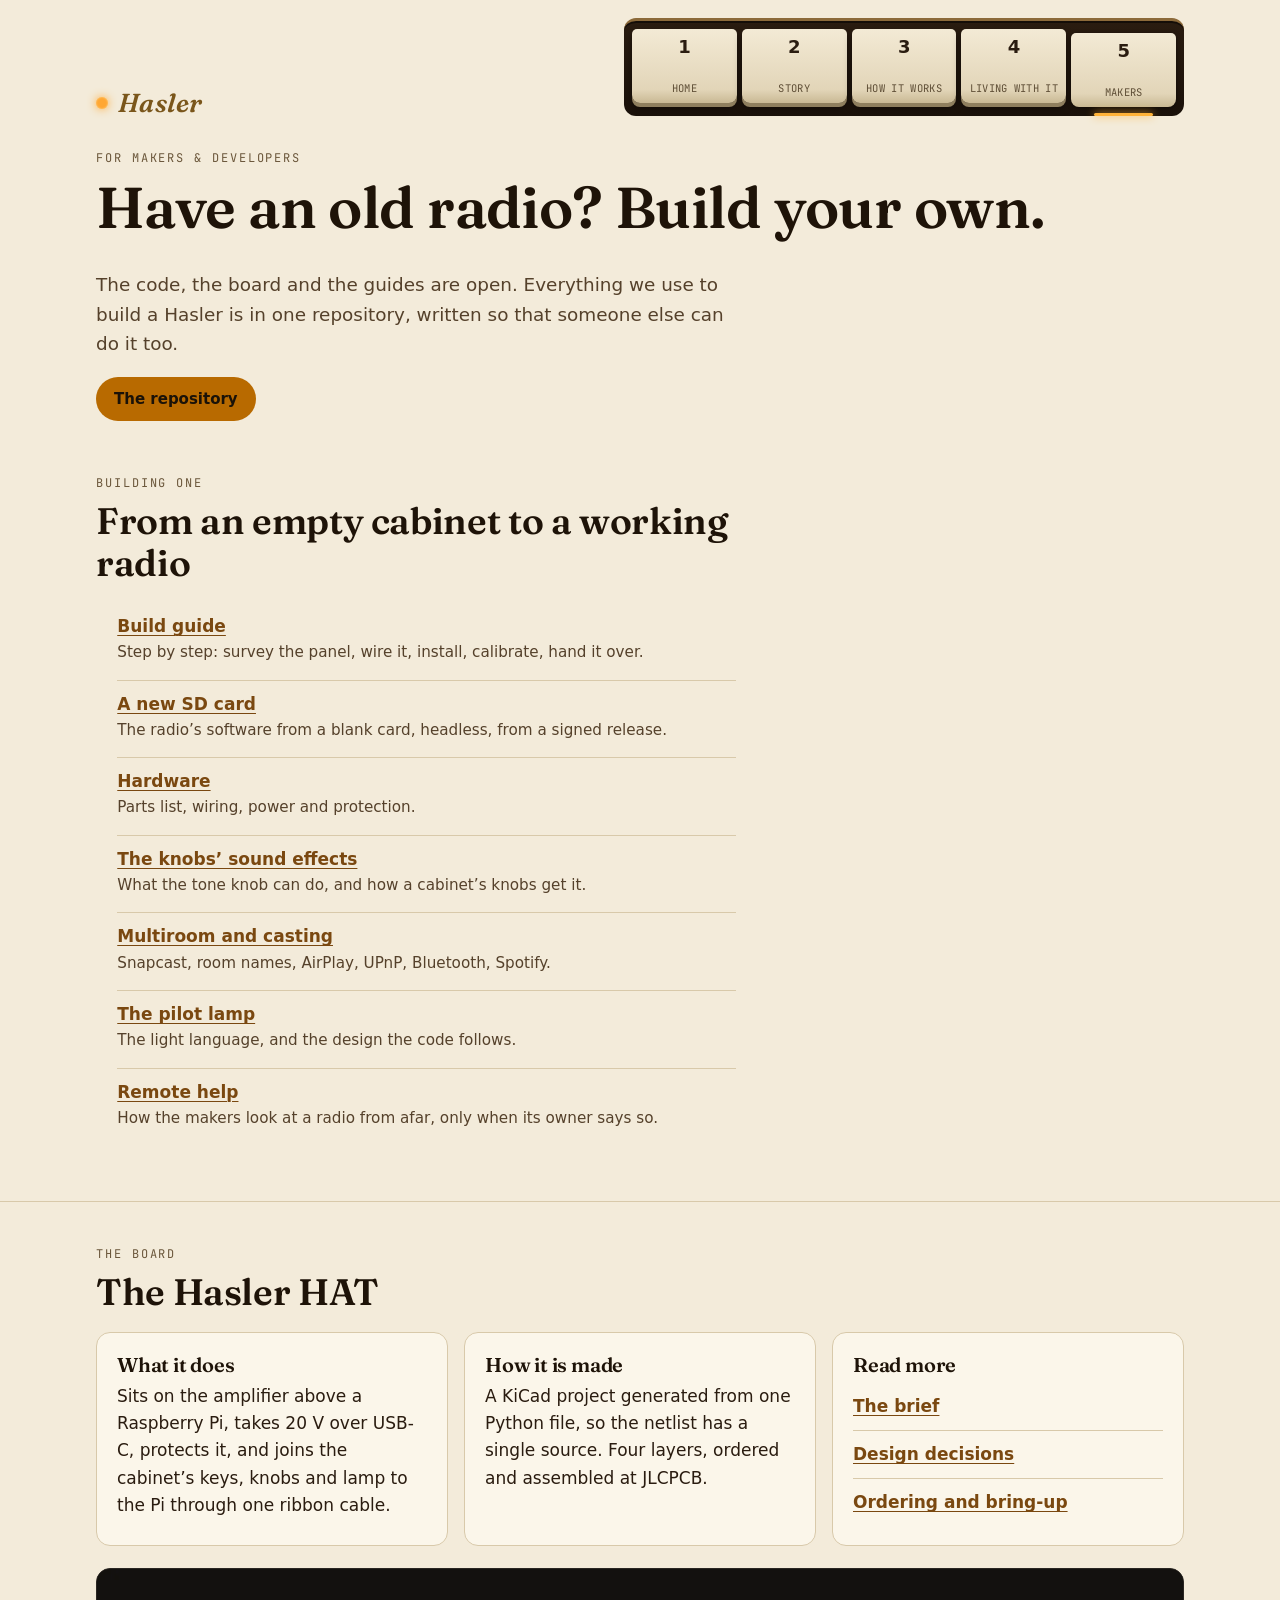
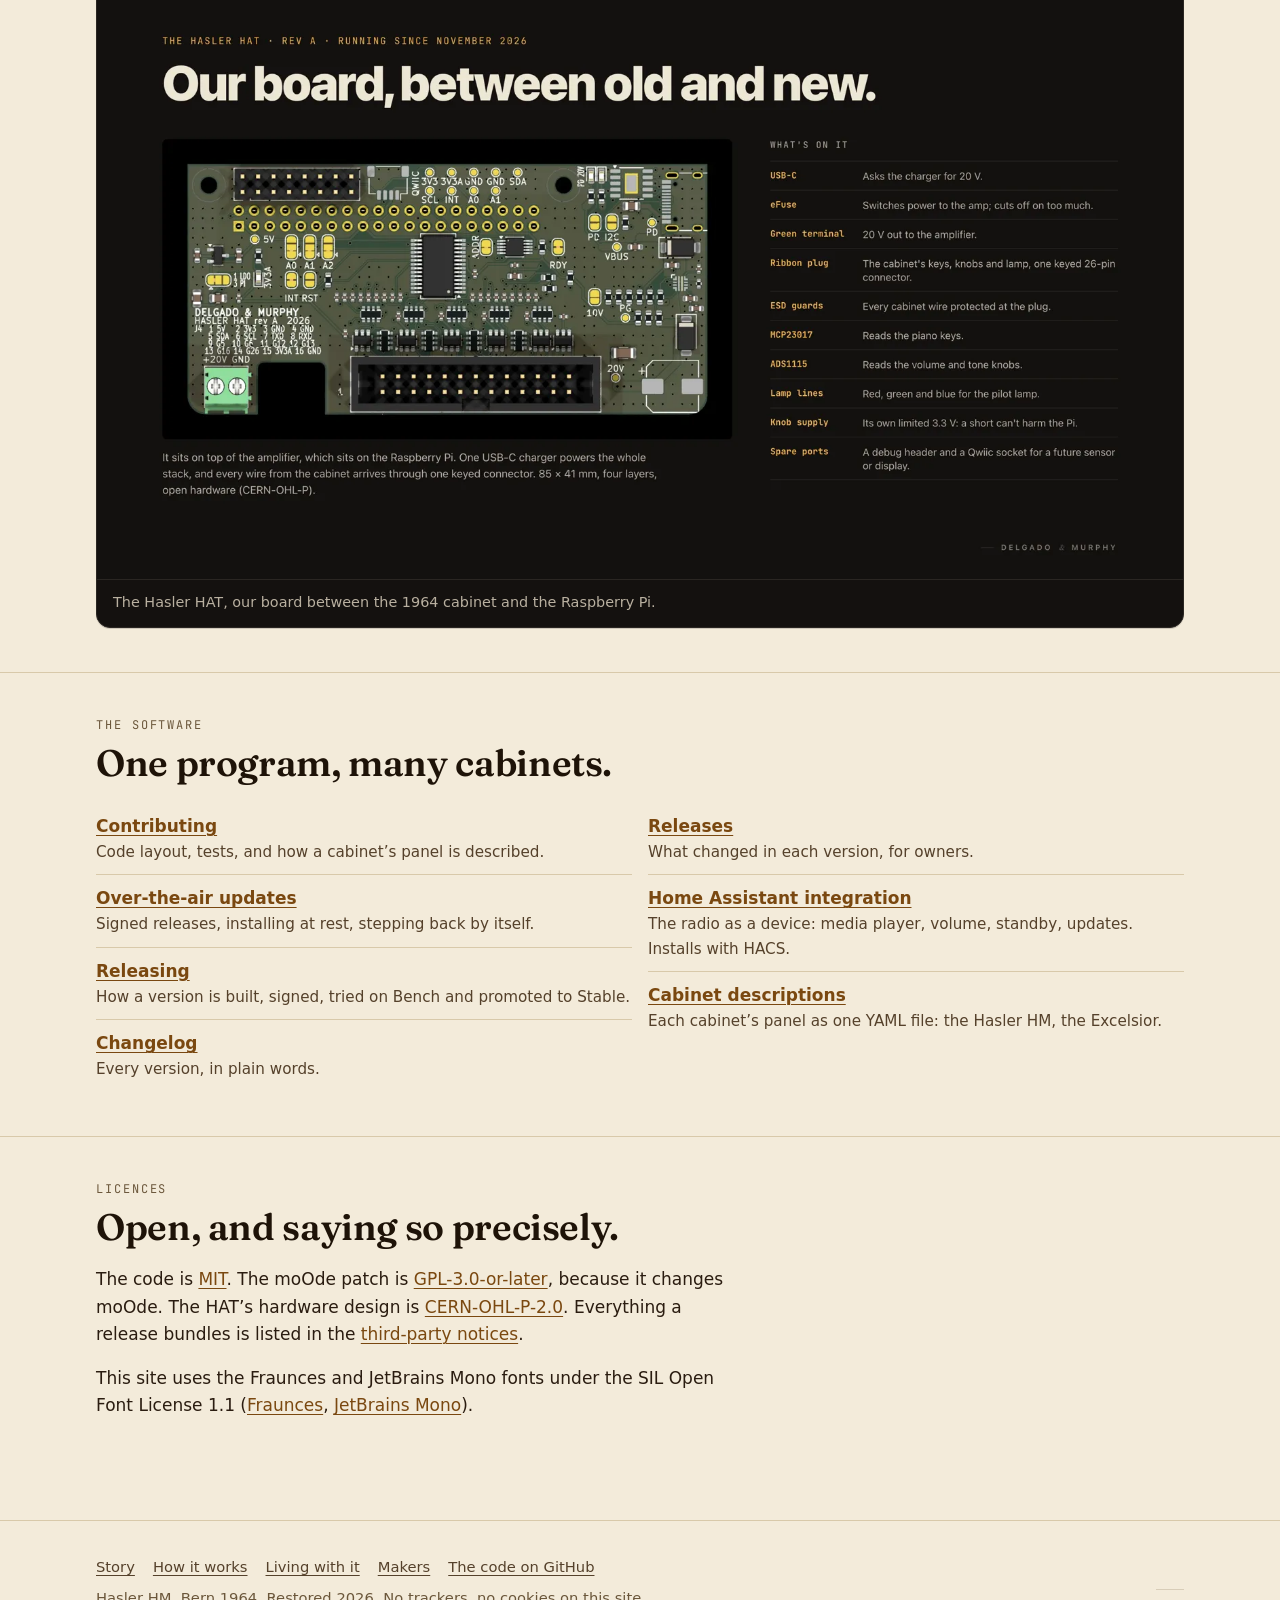
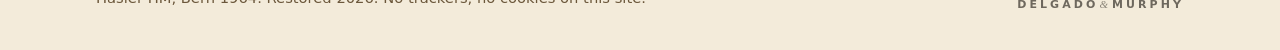
<file: makers.html>
<!doctype html>
<html lang="en">
<head>
<meta charset="utf-8">
<meta name="viewport" content="width=device-width, initial-scale=1">
<title>For makers &amp; developers · Hasler</title>
<meta name="description" content="Build guide, the Hasler HAT, the code, releases, the Home Assistant integration and licences. All open.">
<meta name="theme-color" content="#17100B">
<link rel="canonical" href="https://delgado-murphy.github.io/makers.html">
<meta property="og:type" content="website">
<meta property="og:site_name" content="Hasler, by Delgado &amp; Murphy">
<meta property="og:title" content="For makers &amp; developers · Hasler">
<meta property="og:description" content="Build guide, the Hasler HAT, the code, releases, the Home Assistant integration and licences. All open.">
<meta property="og:url" content="https://delgado-murphy.github.io/makers.html">
<meta property="og:image" content="https://delgado-murphy.github.io/img/og.png">
<meta property="og:image:width" content="1200">
<meta property="og:image:height" content="630">
<meta property="og:image:alt" content="A cream radio dial with a red needle and the words: Hasler, a 1964 Swiss radio, playing again.">
<meta name="twitter:card" content="summary_large_image">
<link rel="icon" href="img/favicon-32.png" sizes="32x32" type="image/png">
<link rel="apple-touch-icon" href="img/apple-touch-icon.png">
<link rel="preload" href="fonts/Fraunces-600.woff2" as="font" type="font/woff2" crossorigin>
<link rel="stylesheet" href="css/site.css">
</head>
<body>
<a class="skip" href="#main">Skip to the content</a>
<header class="masthead">
  <div class="wrap">
    <a class="wordmark" href="./"><span class="pilot" aria-hidden="true"></span>Hasler</a>
    <nav aria-label="Pages">
      <ul class="keys">
        <li><a href="./"><span class="n">1</span><span class="t">Home</span></a></li>
        <li><a href="story.html"><span class="n">2</span><span class="t">Story</span></a></li>
        <li><a href="how-it-works.html"><span class="n">3</span><span class="t">How it works</span></a></li>
        <li><a href="living-with-it.html"><span class="n">4</span><span class="t">Living with it</span></a></li>
        <li><a href="makers.html" aria-current="page"><span class="n">5</span><span class="t">Makers</span></a></li>
      </ul>
    </nav>
  </div>
</header>

<main id="main">
  <header class="page-head">
    <div class="wrap">
      <p class="label">For makers &amp; developers</p>
      <h1>Have an old radio? Build your own.</h1>
      <p class="lede">The code, the board and the guides are open. Everything we use to build a Hasler is in one repository, written so that someone else can do it too.</p>
      <div class="hero-actions" style="margin-top:6px">
        <a class="btn primary" style="background:var(--amber);color:#1A1208" href="https://github.com/Delgado-Murphy/hasler">The repository</a>
      </div>
    </div>
  </header>

  <section class="section" aria-labelledby="build-title">
    <div class="wrap">
      <div class="prose">
        <p class="label">Building one</p>
        <h2 id="build-title">From an empty cabinet to a working radio</h2>
        <ul class="links">
          <li><a href="https://github.com/Delgado-Murphy/hasler/blob/master/docs/build-guide.md">Build guide</a><span>Step by step: survey the panel, wire it, install, calibrate, hand it over.</span></li>
          <li><a href="https://github.com/Delgado-Murphy/hasler/blob/master/docs/new-install.md">A new SD card</a><span>The radio’s software from a blank card, headless, from a signed release.</span></li>
          <li><a href="https://github.com/Delgado-Murphy/hasler/blob/master/docs/hardware.md">Hardware</a><span>Parts list, wiring, power and protection.</span></li>
          <li><a href="https://github.com/Delgado-Murphy/hasler/blob/master/docs/sound.md">The knobs’ sound effects</a><span>What the tone knob can do, and how a cabinet’s knobs get it.</span></li>
          <li><a href="https://github.com/Delgado-Murphy/hasler/blob/master/docs/multiroom.md">Multiroom and casting</a><span>Snapcast, room names, AirPlay, UPnP, Bluetooth, Spotify.</span></li>
          <li><a href="https://github.com/Delgado-Murphy/hasler/blob/master/docs/lamp.md">The pilot lamp</a><span>The light language, and the design the code follows.</span></li>
          <li><a href="https://github.com/Delgado-Murphy/hasler/blob/master/docs/remote-help.md">Remote help</a><span>How the makers look at a radio from afar, only when its owner says so.</span></li>
        </ul>
      </div>
    </div>
  </section>

  <section class="section" aria-labelledby="hat-title">
    <div class="wrap">
      <p class="label">The board</p>
      <h2 id="hat-title">The Hasler HAT</h2>
      <div class="grid three">
        <div class="card"><h3>What it does</h3><p>Sits on the amplifier above a Raspberry Pi, takes 20 V over USB-C, protects it, and joins the cabinet’s keys, knobs and lamp to the Pi through one ribbon cable.</p></div>
        <div class="card"><h3>How it is made</h3><p>A KiCad project generated from one Python file, so the netlist has a single source. Four layers, ordered and assembled at JLCPCB.</p></div>
        <div class="card link-card"><h3>Read more</h3>
          <ul class="links">
            <li><a href="https://github.com/Delgado-Murphy/hasler/blob/master/docs/hat/BRIEF.md">The brief</a></li>
            <li><a href="https://github.com/Delgado-Murphy/hasler/blob/master/docs/hat/DESIGN.md">Design decisions</a></li>
            <li><a href="https://github.com/Delgado-Murphy/hasler/blob/master/hardware/hat/ORDERING.md">Ordering and bring-up</a></li>
          </ul>
        </div>
      </div>
      <figure class="figure dark export" style="margin-top:22px">
        <a href="img/hat-1600.webp"><picture><source type="image/webp" srcset="img/hat-800.webp 800w, img/hat-1600.webp 1600w" sizes="(min-width: 1180px) 1110px, calc(100vw - 32px)"><img src="img/hat-1600.png" width="1600" height="899" alt="A render of the Hasler HAT rev A, a dark green circuit board with a wide ribbon connector, a green power terminal and &#x27;Delgado &amp; Murphy, Hasler HAT rev A 2026&#x27; printed on it. Beside it, ten lines on what is on the board: USB-C power, the eFuse, the amplifier terminal, the cabinet&#x27;s ribbon plug, ESD guards, the key and knob readers, the lamp lines, a protected knob supply and spare ports." loading="lazy"></picture></a>
        <figcaption>The Hasler HAT, our board between the 1964 cabinet and the Raspberry Pi.</figcaption>
      </figure>
    </div>
  </section>

  <section class="section" aria-labelledby="code-title">
    <div class="wrap">
      <p class="label">The software</p>
      <h2 id="code-title">One program, many cabinets.</h2>
      <div class="grid two">
        <div>
          <ul class="links">
            <li><a href="https://github.com/Delgado-Murphy/hasler/blob/master/docs/contributing.md">Contributing</a><span>Code layout, tests, and how a cabinet’s panel is described.</span></li>
            <li><a href="https://github.com/Delgado-Murphy/hasler/blob/master/docs/ota.md">Over-the-air updates</a><span>Signed releases, installing at rest, stepping back by itself.</span></li>
            <li><a href="https://github.com/Delgado-Murphy/hasler/blob/master/docs/release.md">Releasing</a><span>How a version is built, signed, tried on Bench and promoted to Stable.</span></li>
            <li><a href="https://github.com/Delgado-Murphy/hasler/blob/master/CHANGELOG.md">Changelog</a><span>Every version, in plain words.</span></li>
          </ul>
        </div>
        <div>
          <ul class="links">
            <li><a href="https://delgado-murphy.github.io/hasler-releases/">Releases</a><span>What changed in each version, for owners.</span></li>
            <li><a href="https://github.com/Delgado-Murphy/hasler-homeassistant">Home Assistant integration</a><span>The radio as a device: media player, volume, standby, updates. Installs with HACS.</span></li>
            <li><a href="https://github.com/Delgado-Murphy/hasler/tree/master/config/variants">Cabinet descriptions</a><span>Each cabinet’s panel as one YAML file: the Hasler HM, the Excelsior.</span></li>
          </ul>
        </div>
      </div>
    </div>
  </section>

  <section class="section" aria-labelledby="lic-title">
    <div class="wrap">
      <div class="prose">
        <p class="label">Licences</p>
        <h2 id="lic-title">Open, and saying so precisely.</h2>
        <p>The code is <a href="https://github.com/Delgado-Murphy/hasler/blob/master/LICENSE">MIT</a>. The moOde patch is <a href="https://github.com/Delgado-Murphy/hasler/blob/master/config/moode/LICENSE">GPL-3.0-or-later</a>, because it changes moOde. The HAT’s hardware design is <a href="https://github.com/Delgado-Murphy/hasler/blob/master/docs/hat/LICENSE">CERN-OHL-P-2.0</a>. Everything a release bundles is listed in the <a href="https://github.com/Delgado-Murphy/hasler/blob/master/THIRD_PARTY_NOTICES.md">third-party notices</a>.</p>
        <p>This site uses the Fraunces and JetBrains Mono fonts under the SIL Open Font License 1.1 (<a href="fonts/OFL-1.1-Fraunces.txt">Fraunces</a>, <a href="fonts/OFL-1.1-JetBrains-Mono.txt">JetBrains Mono</a>).</p>
      </div>
    </div>
  </section>
</main>

<footer class="footer">
  <div class="wrap">
    <div>
      <nav aria-label="Footer">
        <ul>
          <li><a href="story.html">Story</a></li>
          <li><a href="how-it-works.html">How it works</a></li>
          <li><a href="living-with-it.html">Living with it</a></li>
          <li><a href="makers.html">Makers</a></li>
          <li><a href="https://github.com/Delgado-Murphy/hasler">The code on GitHub</a></li>
        </ul>
      </nav>
      <p>Hasler HM, Bern 1964. Restored 2026. No trackers, no cookies on this site.</p>
    </div>
    <p class="mark" aria-label="Delgado and Murphy"><span>Delgado<i>&amp;</i>Murphy</span></p>
  </div>
</footer>
</body>
</html>
</file>
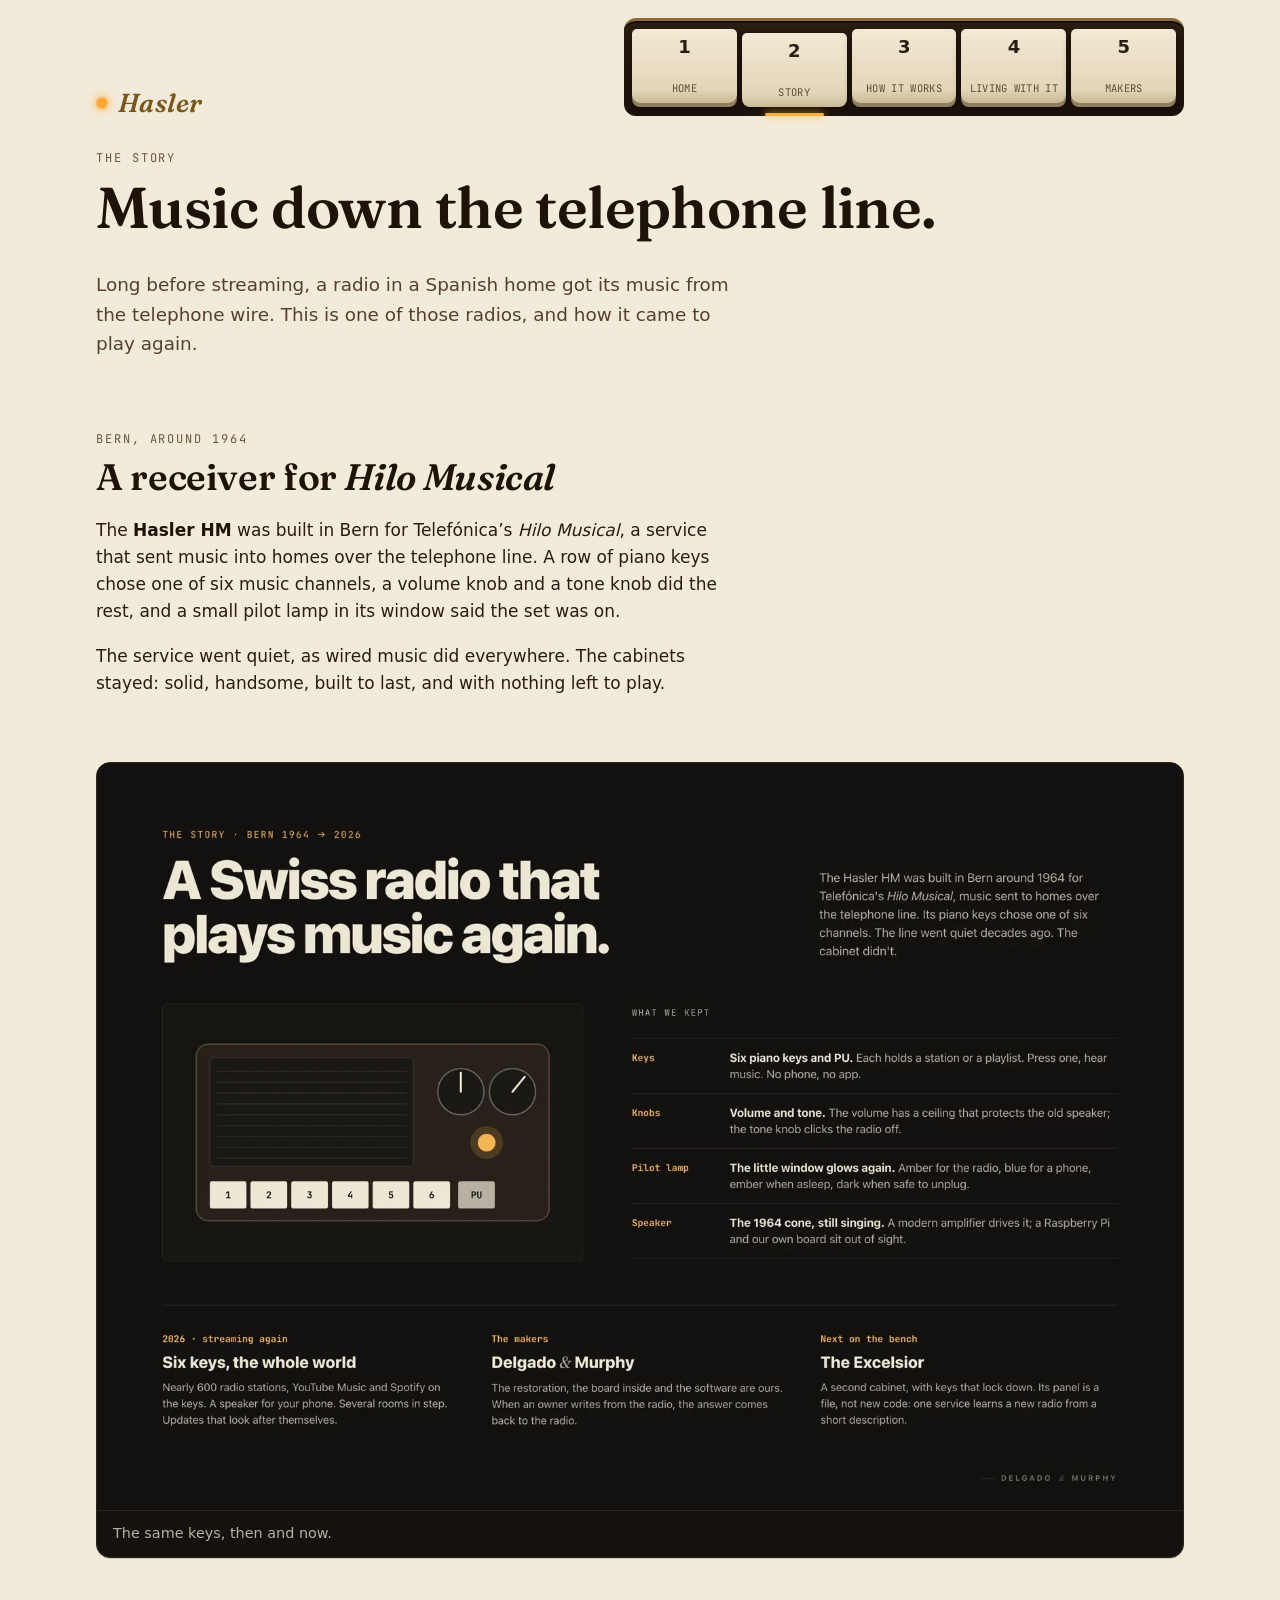
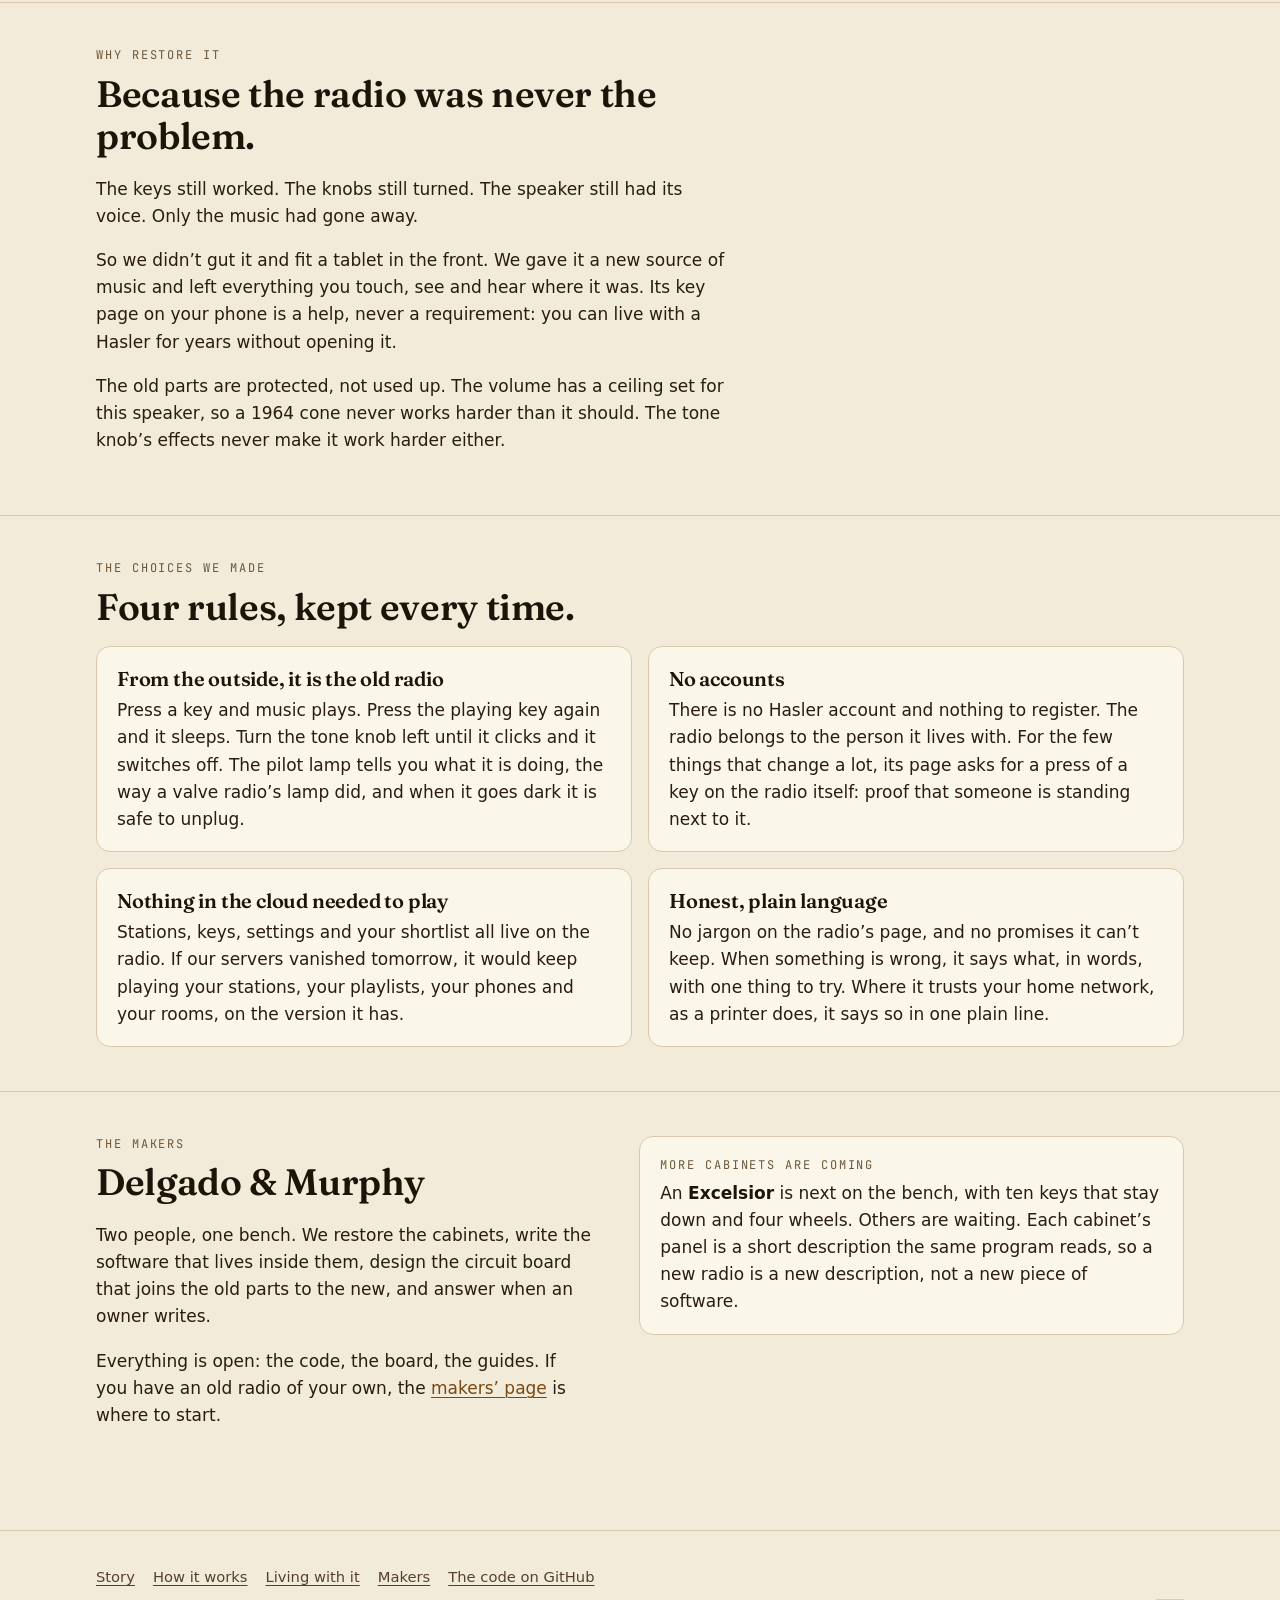
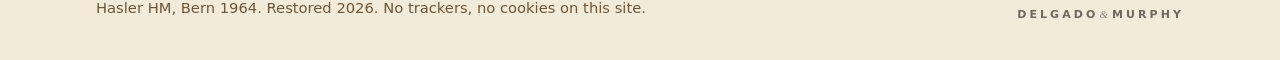
<file: story.html>
<!doctype html>
<html lang="en">
<head>
<meta charset="utf-8">
<meta name="viewport" content="width=device-width, initial-scale=1">
<title>The story · Hasler</title>
<meta name="description" content="A radio made in Bern around 1964 to bring music home over the telephone line, and why we restored it rather than replace it.">
<meta name="theme-color" content="#17100B">
<link rel="canonical" href="https://delgado-murphy.github.io/story.html">
<meta property="og:type" content="website">
<meta property="og:site_name" content="Hasler, by Delgado &amp; Murphy">
<meta property="og:title" content="The story · Hasler">
<meta property="og:description" content="A radio made in Bern around 1964 to bring music home over the telephone line, and why we restored it rather than replace it.">
<meta property="og:url" content="https://delgado-murphy.github.io/story.html">
<meta property="og:image" content="https://delgado-murphy.github.io/img/og.png">
<meta property="og:image:width" content="1200">
<meta property="og:image:height" content="630">
<meta property="og:image:alt" content="A cream radio dial with a red needle and the words: Hasler, a 1964 Swiss radio, playing again.">
<meta name="twitter:card" content="summary_large_image">
<link rel="icon" href="img/favicon-32.png" sizes="32x32" type="image/png">
<link rel="apple-touch-icon" href="img/apple-touch-icon.png">
<link rel="preload" href="fonts/Fraunces-600.woff2" as="font" type="font/woff2" crossorigin>
<link rel="stylesheet" href="css/site.css">
</head>
<body>
<a class="skip" href="#main">Skip to the content</a>
<header class="masthead">
  <div class="wrap">
    <a class="wordmark" href="./"><span class="pilot" aria-hidden="true"></span>Hasler</a>
    <nav aria-label="Pages">
      <ul class="keys">
        <li><a href="./"><span class="n">1</span><span class="t">Home</span></a></li>
        <li><a href="story.html" aria-current="page"><span class="n">2</span><span class="t">Story</span></a></li>
        <li><a href="how-it-works.html"><span class="n">3</span><span class="t">How it works</span></a></li>
        <li><a href="living-with-it.html"><span class="n">4</span><span class="t">Living with it</span></a></li>
        <li><a href="makers.html"><span class="n">5</span><span class="t">Makers</span></a></li>
      </ul>
    </nav>
  </div>
</header>

<main id="main">
  <header class="page-head">
    <div class="wrap">
      <p class="label">The story</p>
      <h1>Music down the telephone line.</h1>
      <p class="lede">Long before streaming, a radio in a Spanish home got its music from the telephone wire. This is one of those radios, and how it came to play again.</p>
    </div>
  </header>

  <section class="section" aria-labelledby="then-title">
    <div class="wrap split">
      <div class="prose">
        <p class="label">Bern, around 1964</p>
        <h2 id="then-title">A receiver for <em>Hilo Musical</em></h2>
        <p>The <strong>Hasler HM</strong> was built in Bern for Telefónica’s <em>Hilo Musical</em>, a service that sent music into homes over the telephone line. A row of piano keys chose one of six music channels, a volume knob and a tone knob did the rest, and a small pilot lamp in its window said the set was on.</p>
        <p>The service went quiet, as wired music did everywhere. The cabinets stayed: solid, handsome, built to last, and with nothing left to play.</p>
      </div>
      <figure class="figure dark export">
        <a href="img/story-1600.webp"><picture><source type="image/webp" srcset="img/story-800.webp 800w, img/story-1600.webp 1600w" sizes="(min-width: 1180px) 1110px, calc(100vw - 32px)"><img src="img/story-1600.png" width="1600" height="1100" alt="Drawing of the Hasler HM cabinet: a speaker grille, two knobs, an amber pilot lamp and seven piano keys (1 to 6 and PU). Beside it, what was kept: the keys, the knobs, the pilot lamp and the 1964 speaker. Below: streaming in 2026, Delgado &amp; Murphy as the makers, and the Excelsior as the next cabinet." loading="lazy"></picture></a>
        <figcaption>The same keys, then and now.</figcaption>
      </figure>
    </div>
  </section>

  <section class="section" aria-labelledby="why-title">
    <div class="wrap">
      <div class="prose">
        <p class="label">Why restore it</p>
        <h2 id="why-title">Because the radio was never the problem.</h2>
        <p>The keys still worked. The knobs still turned. The speaker still had its voice. Only the music had gone away.</p>
        <p>So we didn’t gut it and fit a tablet in the front. We gave it a new source of music and left everything you touch, see and hear where it was. Its key page on your phone is a help, never a requirement: you can live with a Hasler for years without opening it.</p>
        <p>The old parts are protected, not used up. The volume has a ceiling set for this speaker, so a 1964 cone never works harder than it should. The tone knob’s effects never make it work harder either.</p>
      </div>
    </div>
  </section>

  <section class="section" aria-labelledby="choices-title">
    <div class="wrap">
      <p class="label">The choices we made</p>
      <h2 id="choices-title">Four rules, kept every time.</h2>
      <div class="grid two">
        <div class="card">
          <h3>From the outside, it is the old radio</h3>
          <p>Press a key and music plays. Press the playing key again and it sleeps. Turn the tone knob left until it clicks and it switches off. The pilot lamp tells you what it is doing, the way a valve radio’s lamp did, and when it goes dark it is safe to unplug.</p>
        </div>
        <div class="card">
          <h3>No accounts</h3>
          <p>There is no Hasler account and nothing to register. The radio belongs to the person it lives with. For the few things that change a lot, its page asks for a press of a key on the radio itself: proof that someone is standing next to it.</p>
        </div>
        <div class="card">
          <h3>Nothing in the cloud needed to play</h3>
          <p>Stations, keys, settings and your shortlist all live on the radio. If our servers vanished tomorrow, it would keep playing your stations, your playlists, your phones and your rooms, on the version it has.</p>
        </div>
        <div class="card">
          <h3>Honest, plain language</h3>
          <p>No jargon on the radio’s page, and no promises it can’t keep. When something is wrong, it says what, in words, with one thing to try. Where it trusts your home network, as a printer does, it says so in one plain line.</p>
        </div>
      </div>
    </div>
  </section>

  <section class="section" aria-labelledby="dm-title">
    <div class="wrap split">
      <div class="prose">
        <p class="label">The makers</p>
        <h2 id="dm-title">Delgado &amp; Murphy</h2>
        <p>Two people, one bench. We restore the cabinets, write the software that lives inside them, design the circuit board that joins the old parts to the new, and answer when an owner writes.</p>
        <p>Everything is open: the code, the board, the guides. If you have an old radio of your own, the <a href="makers.html">makers’ page</a> is where to start.</p>
      </div>
      <div class="card">
        <p class="label">More cabinets are coming</p>
        <p>An <strong>Excelsior</strong> is next on the bench, with ten keys that stay down and four wheels. Others are waiting. Each cabinet’s panel is a short description the same program reads, so a new radio is a new description, not a new piece of software.</p>
      </div>
    </div>
  </section>
</main>

<footer class="footer">
  <div class="wrap">
    <div>
      <nav aria-label="Footer">
        <ul>
          <li><a href="story.html">Story</a></li>
          <li><a href="how-it-works.html">How it works</a></li>
          <li><a href="living-with-it.html">Living with it</a></li>
          <li><a href="makers.html">Makers</a></li>
          <li><a href="https://github.com/Delgado-Murphy/hasler">The code on GitHub</a></li>
        </ul>
      </nav>
      <p>Hasler HM, Bern 1964. Restored 2026. No trackers, no cookies on this site.</p>
    </div>
    <p class="mark" aria-label="Delgado and Murphy"><span>Delgado<i>&amp;</i>Murphy</span></p>
  </div>
</footer>
</body>
</html>
</file>
<file: css/site.css>
/* Hasler project site. One stylesheet, no build step.
   Colours and type follow the radio's key page (daemon/haslerd/web/static/index.html):
   walnut ground, cream glass, brass and amber. Light mode is cream paper. */

@font-face{font-family:"Fraunces";font-style:normal;font-weight:600;font-display:swap;src:url(../fonts/Fraunces-600.woff2) format("woff2")}
@font-face{font-family:"Fraunces";font-style:normal;font-weight:700;font-display:swap;src:url(../fonts/Fraunces-700.woff2) format("woff2")}
@font-face{font-family:"Fraunces";font-style:italic;font-weight:600;font-display:swap;src:url(../fonts/Fraunces-600-italic.woff2) format("woff2")}
@font-face{font-family:"JetBrains Mono";font-style:normal;font-weight:400;font-display:swap;src:url(../fonts/JetBrainsMono-400.woff2) format("woff2")}

:root{
  color-scheme:dark light;
  --ground:#17100B; --veneer:#24170F; --sheet:#1F140D; --well:#150E09;
  --line:#3A2A1C; --line2:#5A4128;
  --text:#EDE3CC; --text2:#C2AF8E; --muted:#A08A68; --title:#FFE9C2;
  --brass:#C9A15A; --link:#DDB873; --amber:#FFB238;
  --bank:#21160D; --bank-top:#8C6A3A;
  --figure:#F6EEDC;
  --mark:#878074; --mark-amp:#5A544B; --mark-line:#2A2622;
  --serif:"Fraunces",Georgia,"Times New Roman",serif;
  --mono:"JetBrains Mono",ui-monospace,SFMono-Regular,Menlo,Consolas,monospace;
  --sans:system-ui,-apple-system,"Segoe UI",Roboto,Helvetica,Arial,sans-serif;
  --measure:40rem;
  --wide:72rem;
}
@media (prefers-color-scheme:light){
  :root{
    --ground:#F3EBDA; --veneer:#EADFC8; --sheet:#FBF6EA; --well:#E6D9BD;
    --line:#D8C9AA; --line2:#B9A079;
    --text:#2A1C10; --text2:#55412B; --muted:#6B573B; --title:#1E1308;
    --brass:#7A561B; --link:#7A4810; --amber:#B86A00;
    --bank:#2A1C10; --bank-top:#8C6A3A;
    --figure:#FFFDF7;
    --mark:#6E685E; --mark-amp:#8A8478; --mark-line:#D8CDB8;
  }
}

*,*::before,*::after{box-sizing:border-box}
html{-webkit-text-size-adjust:100%;text-size-adjust:100%;background:var(--ground)}
body{margin:0;background:var(--ground);color:var(--text);font:17px/1.6 var(--sans);
  -webkit-font-smoothing:antialiased;-moz-osx-font-smoothing:grayscale;overflow-x:hidden}
img{max-width:100%;height:auto;display:block}
a{color:var(--link);text-decoration:underline;text-decoration-thickness:1px;text-underline-offset:3px}
a:hover{text-decoration-thickness:2px}
:focus{outline:none}
:focus-visible{outline:2px solid var(--amber);outline-offset:3px;border-radius:3px}
::selection{background:rgba(255,178,56,.35)}
.sr{position:absolute;width:1px;height:1px;margin:-1px;padding:0;overflow:hidden;clip:rect(0 0 0 0);white-space:nowrap;border:0}
.skip{position:absolute;left:16px;top:-60px;z-index:10;padding:10px 14px;border-radius:8px;background:var(--amber);color:#1A1208;font-weight:700;text-decoration:none}
.skip:focus{top:12px}

h1,h2,h3{font-family:var(--serif);font-weight:600;color:var(--title);line-height:1.15;letter-spacing:-.01em;margin:0 0 .5em}
h1{font-size:clamp(2.1rem,7vw,3.6rem)}
h2{font-size:clamp(1.6rem,4.6vw,2.3rem);margin-top:0}
h3{font-size:1.25rem}
p{margin:0 0 1em}
strong{color:var(--title);font-weight:650}
code{font-family:var(--mono);font-size:.88em;background:var(--well);border:1px solid var(--line);border-radius:4px;padding:.05em .35em}
.label{font:12px/1.4 var(--mono);letter-spacing:.16em;text-transform:uppercase;color:var(--muted);margin:0 0 .7em}
.lede{font-size:1.15rem;color:var(--text2);max-width:var(--measure)}

.wrap{max-width:var(--wide);margin:0 auto;padding:0 16px}
@media (min-width:720px){.wrap{padding:0 32px}}
.prose{max-width:var(--measure)}
.prose ul,.prose ol{padding-left:1.25em;margin:0 0 1em}
.prose li{margin:.3em 0}

/* ---------- header: the wordmark and a bank of keys for the pages ---------- */
.masthead{padding:18px 0 0}
.masthead .wrap{display:flex;flex-direction:column;gap:14px}
@media (min-width:900px){.masthead .wrap{flex-direction:row;align-items:flex-end;justify-content:space-between}}
.wordmark{display:inline-flex;align-items:center;gap:10px;color:var(--brass);text-decoration:none;font:italic 600 26px/1 var(--serif);letter-spacing:.01em}
.wordmark:hover{text-decoration:none}
.pilot{width:12px;height:12px;border-radius:50%;background:#FFA733;box-shadow:0 0 10px #FFA733,0 0 2px #FFD58A inset;flex:none;
  animation:filament 7s linear infinite}
.keys{display:flex;gap:5px;margin:0;padding:8px 8px 13px;list-style:none;border-radius:12px;border-top:3px solid var(--bank-top);
  background:linear-gradient(180deg,var(--bank) 0%,#1A110A 100%);box-shadow:inset 0 2px 0 rgba(0,0,0,.5)}
.keys li{flex:1 1 0;min-width:0;display:flex}
.keys a{position:relative;flex:1;display:flex;flex-direction:column;align-items:center;justify-content:space-between;gap:6px;min-height:68px;min-width:0;
  padding:9px 3px 9px;border-radius:5px 5px 8px 8px;text-decoration:none;text-align:center;color:#2A1C10;
  background:linear-gradient(180deg,#F3EAD5 0%,#E2D5B8 82%,#C9B994 100%);box-shadow:0 4px 0 #8F7F5E,0 5px 9px rgba(0,0,0,.45);
  transition:transform .07s ease,box-shadow .1s ease}
.keys .n{font:900 18px/1 var(--sans);letter-spacing:-.02em}
.keys .t{font:10px/1.15 var(--mono);letter-spacing:.03em;text-transform:uppercase;color:#5E4E36;overflow-wrap:anywhere}
.keys a:hover{transform:translateY(1px);box-shadow:0 3px 0 #8F7F5E,0 4px 8px rgba(0,0,0,.45)}
.keys a[aria-current="page"]{transform:translateY(4px);box-shadow:0 0 0 #8F7F5E,0 1px 4px rgba(0,0,0,.5)}
.keys a[aria-current="page"]::after{content:"";position:absolute;left:22%;right:22%;bottom:-9px;height:3px;border-radius:2px;background:#FFB238;box-shadow:0 0 8px #FFB238}
.keys a:focus-visible{outline-offset:2px}
@media (min-width:900px){.keys{width:560px;flex:none}.keys a{min-height:74px}.keys .t{font-size:10.5px}}

/* ---------- the dial glass (hero) ---------- */
.hero{padding:28px 0 8px}
.bezel{padding:6px;border-radius:18px;background:linear-gradient(180deg,#D8D2C6 0%,#8E877B 50%,#C9C2B5 100%);box-shadow:0 2px 0 #000,0 10px 24px rgba(0,0,0,.45)}
.glass{position:relative;padding:22px 20px 18px;border-radius:13px;color:#2E1F10;
  background:radial-gradient(circle farthest-corner at 50% 30%,#FBF0D4 0%,#EFDAA8 64%,#D6BA7E 100%)}
.glass .glass-head{max-width:none}
.glass-head{display:flex;justify-content:space-between;gap:10px;margin:0 0 14px;color:#6A4F2C;font:11px/1.3 var(--mono);letter-spacing:.18em;text-transform:uppercase}
.glass h1{color:#1E1308;margin:0 0 .35em}
.glass p{color:#3B2A16;font-size:1.08rem;max-width:36rem}
.glass a{color:#6A3A0C}
.scale{height:30px;margin:18px -4px 0;position:relative;
  background:linear-gradient(rgba(59,42,24,.7),rgba(59,42,24,.7)) 0 10px/100% 1px no-repeat,
    repeating-linear-gradient(90deg,rgba(59,42,24,.7) 0 1px,transparent 1px 22px) 0 4px/100% 7px no-repeat,
    repeating-linear-gradient(90deg,rgba(59,42,24,.75) 0 1px,transparent 1px 110px) 0 0/100% 16px no-repeat;
  -webkit-mask-image:linear-gradient(90deg,transparent 0,#000 12%,#000 88%,transparent 100%);mask-image:linear-gradient(90deg,transparent 0,#000 12%,#000 88%,transparent 100%)}
.scale::after{content:"";position:absolute;left:38%;top:0;width:3px;height:22px;border-radius:2px;background:#C23A22}
.hero-actions{display:flex;flex-wrap:wrap;gap:10px;margin-top:18px}
.btn{display:inline-flex;align-items:center;min-height:44px;padding:10px 18px;border-radius:22px;font:700 15px/1.2 var(--sans);text-decoration:none}
.btn.primary{background:#2A1C10;color:#FFE9C2}
.btn.primary:hover{background:#3A2818}
.btn.quiet{color:#4A3218;box-shadow:inset 0 0 0 1.5px rgba(74,50,24,.45)}
.btn.quiet:hover{box-shadow:inset 0 0 0 2px rgba(74,50,24,.7)}
@media (min-width:720px){.glass{padding:30px 36px 22px}}

/* ---------- sections ---------- */
main{display:block}
.section{padding:44px 0}
.section + .section{border-top:1px solid var(--line)}
.section > .wrap > h2:first-child,.section > .wrap > .label:first-child{margin-top:0}
.page-head{padding:34px 0 10px}
.page-head .lede{margin-top:.2em}

.grid{display:grid;gap:16px}
@media (min-width:720px){.grid.two{grid-template-columns:repeat(2,minmax(0,1fr))}.grid.three{grid-template-columns:repeat(3,minmax(0,1fr))}}
@media (min-width:1000px){.grid.four{grid-template-columns:repeat(4,minmax(0,1fr))}}
@media (min-width:640px) and (max-width:999px){.grid.four{grid-template-columns:repeat(2,minmax(0,1fr))}}
.card{background:var(--sheet);border:1px solid var(--line);border-radius:14px;padding:20px 20px 18px}
.card h3{margin-bottom:.35em}
.card p:last-child{margin-bottom:0}
.card .label{margin-bottom:.5em}
.card.link-card{display:flex;flex-direction:column}
.card.link-card a.more{margin-top:auto;padding-top:.6em;font-weight:600}

.split{display:grid;gap:24px;align-items:start}
@media (min-width:900px){.split{grid-template-columns:minmax(0,1fr) minmax(0,1.1fr);gap:48px}.split.flip > :first-child{order:2}}

/* figures: the diagrams sit on paper in both modes */
figure{margin:0}
.figure{background:var(--figure);border:1px solid var(--line);border-radius:14px;padding:12px;box-shadow:0 1px 0 rgba(0,0,0,.15)}
.figure img{width:100%;border-radius:6px}
.figure.dark{background:#0E0A07}
figcaption{margin-top:10px;color:var(--muted);font-size:.9rem;line-height:1.45}
.figure figcaption{padding:0 4px 2px;color:#5E4C33}
.figure.dark figcaption{color:#B9A584}

/* the two cabinets */
.cab{position:relative;overflow:hidden}
.cab .status{display:inline-block;margin-bottom:.8em;padding:3px 10px;border-radius:12px;font:11px/1.5 var(--mono);letter-spacing:.12em;text-transform:uppercase;color:var(--muted);border:1px solid var(--line2)}
.cab .status.on{color:var(--amber);border-color:currentColor}
.mini-bank{display:flex;gap:3px;margin:4px 0 16px;padding:6px 6px 9px;border-radius:8px;border-top:2px solid var(--bank-top);background:var(--bank);max-width:360px}
.mini-bank span{flex:1 1 0;height:38px;border-radius:3px 3px 5px 5px;background:linear-gradient(180deg,#F3EAD5,#D9CBA9);box-shadow:0 3px 0 #8F7F5E;
  font:800 10px/38px var(--sans);text-align:center;color:#3B2A16}
.mini-bank span.dk{background:linear-gradient(180deg,#4B3827,#2E2117);color:#C9A15A;box-shadow:0 3px 0 #1C130C}
.mini-bank span.down{transform:translateY(3px);box-shadow:none}
.facts{list-style:none;padding:0;margin:0}
.facts li{padding:7px 0;border-top:1px solid var(--line)}
.facts li:first-child{border-top:0}

/* points ("what it does") */
.point .glyph{width:38px;height:38px;margin-bottom:12px;color:var(--brass)}

/* ---------- the pilot lamp ---------- */
.lamp-list{list-style:none;padding:0;margin:0;display:grid;gap:10px}
@media (min-width:720px){.lamp-list{grid-template-columns:repeat(2,minmax(0,1fr))}}
.lamp-list li{display:flex;gap:14px;align-items:flex-start;padding:14px 16px;border-radius:12px;background:var(--sheet);border:1px solid var(--line)}
.lamp-list b{display:block;color:var(--title);font-weight:650}
.lamp-list .rhythm{display:block;font:12px/1.4 var(--mono);letter-spacing:.04em;color:var(--brass);margin-top:2px}
.lamp-list .means{display:block;color:var(--text2);font-size:.95rem;margin-top:2px}
.lw{flex:none;position:relative;width:34px;height:34px;border-radius:50%;margin-top:2px;background:#0B0705;box-shadow:inset 0 0 0 2px #3A2A1C,inset 0 2px 4px rgba(0,0,0,.7)}
.lw::after{content:"";position:absolute;inset:8px;border-radius:50%;background:var(--lm);box-shadow:0 0 12px 2px var(--lm);opacity:1}
.lw[data-c="amber"]{--lm:#FFA733}.lw[data-c="gold"]{--lm:#FFB847}.lw[data-c="ember"]{--lm:#B3240E}
.lw[data-c="blue"]{--lm:#6D8CFF}.lw[data-c="green"]{--lm:#4ADE80}.lw[data-c="red"]{--lm:#EF4444}
.lw[data-c="off"]::after{background:transparent;box-shadow:none}
.lw[data-m="ready"]::after{opacity:.42}
.lw[data-m="ember"]::after{opacity:.5;box-shadow:0 0 6px var(--lm)}
.lw[data-m="filament"]::after{animation:filament 7s linear infinite}
.lw[data-m="breath"]::after{animation:breath 2.8s ease-in-out infinite}
.lw[data-m="kick"]::after{animation:kick 2.4s ease-out infinite}
.lw[data-m="beckon"]::after{animation:beckon 2.7s linear infinite}
.lw[data-m="bloom"]::after{animation:bloom 3s ease-in-out infinite}
.lw[data-m="eye"]::after{animation:eye 3.4s ease-in-out infinite}
.lw[data-m="alert"]::after{animation:alert 6s linear infinite}
.lw[data-m="swell"]::after{animation:swell 4s ease-in-out infinite}
.lw[data-m="cq"]::after{animation:lm-cq 6.12s linear infinite}
.lw[data-m="ok"]::after{animation:lm-ok 4.5s linear infinite}
.lw[data-m="sos"]::after{animation:lm-sos 5.1s linear infinite}
.lw[data-m="hi"]::after{animation:lm-hi 3.6s linear infinite}
@keyframes filament{0%{opacity:.92}9%{opacity:.98}17%{opacity:.9}31%{opacity:1}44%{opacity:.93}58%{opacity:.97}71%{opacity:.91}86%{opacity:.99}100%{opacity:.92}}
@keyframes breath{0%,100%{opacity:.3}39%{opacity:1}89%{opacity:.3}}
@keyframes kick{0%{opacity:.5}2%{opacity:1;transform:scale(1.12)}16%,100%{opacity:.5;transform:none}}
@keyframes beckon{0%,100%{opacity:.4}2%{opacity:1}6%{opacity:.45}9.5%{opacity:1}14%,99%{opacity:.4}}
@keyframes bloom{0%,100%{opacity:.4;--lm:#FFA733}20%{opacity:.4}28%,38%{opacity:1;background:#4ADE80;box-shadow:0 0 14px 3px #4ADE80}55%{opacity:.4}}
@keyframes eye{0%,100%{opacity:.4;background:#FFA733;box-shadow:0 0 12px 2px #FFA733}25%,48%{opacity:.9;background:#EF4444;box-shadow:0 0 14px 3px #EF4444}75%{opacity:.4;background:#FFA733;box-shadow:0 0 12px 2px #FFA733}}
@keyframes alert{0%,100%{opacity:.4;background:#FFA733;box-shadow:0 0 12px 2px #FFA733}1%,3.3%{opacity:1;background:#EF4444;box-shadow:0 0 14px 3px #EF4444}3.4%,5.2%{opacity:.08}5.3%,7.6%{opacity:1;background:#EF4444;box-shadow:0 0 14px 3px #EF4444}7.7%,9.5%{opacity:.08}10%{opacity:.4;background:#FFA733;box-shadow:0 0 12px 2px #FFA733}}
@keyframes swell{0%,100%{opacity:.75}30%{opacity:1;transform:scale(1.12)}60%{opacity:.75;transform:none}}
/* Morse, timed in units (dot 1, dash 3, gaps 1 / 3 / 7), generated from the lamp's table */
@keyframes lm-cq{0.00%{opacity:1}8.52%{opacity:1}8.82%{opacity:0.12}11.46%{opacity:0.12}11.76%{opacity:1}14.41%{opacity:1}14.71%{opacity:0.12}17.35%{opacity:0.12}17.65%{opacity:1}26.17%{opacity:1}26.47%{opacity:0.12}29.11%{opacity:0.12}29.41%{opacity:1}32.05%{opacity:1}32.35%{opacity:0.12}40.88%{opacity:0.12}41.18%{opacity:1}49.70%{opacity:1}50.00%{opacity:0.12}52.64%{opacity:0.12}52.94%{opacity:1}61.46%{opacity:1}61.76%{opacity:0.12}64.41%{opacity:0.12}64.71%{opacity:1}67.35%{opacity:1}67.65%{opacity:0.12}70.29%{opacity:0.12}70.59%{opacity:1}79.11%{opacity:1}79.41%{opacity:0.12}99.70%{opacity:0.12}100%{opacity:.12}}
@keyframes lm-ok{0.00%{opacity:1}9.70%{opacity:1}10.00%{opacity:0.12}13.03%{opacity:0.12}13.33%{opacity:1}23.03%{opacity:1}23.33%{opacity:0.12}26.37%{opacity:0.12}26.67%{opacity:1}36.37%{opacity:1}36.67%{opacity:0.12}46.37%{opacity:0.12}46.67%{opacity:1}56.37%{opacity:1}56.67%{opacity:0.12}59.70%{opacity:0.12}60.00%{opacity:1}63.03%{opacity:1}63.33%{opacity:0.12}66.37%{opacity:0.12}66.67%{opacity:1}76.37%{opacity:1}76.67%{opacity:0.12}99.70%{opacity:0.12}100%{opacity:.12}}
@keyframes lm-sos{0.00%{opacity:1}2.64%{opacity:1}2.94%{opacity:0.12}5.58%{opacity:0.12}5.88%{opacity:1}8.52%{opacity:1}8.82%{opacity:0.12}11.46%{opacity:0.12}11.76%{opacity:1}14.41%{opacity:1}14.71%{opacity:0.12}23.23%{opacity:0.12}23.53%{opacity:1}32.05%{opacity:1}32.35%{opacity:0.12}34.99%{opacity:0.12}35.29%{opacity:1}43.82%{opacity:1}44.12%{opacity:0.12}46.76%{opacity:0.12}47.06%{opacity:1}55.58%{opacity:1}55.88%{opacity:0.12}64.41%{opacity:0.12}64.71%{opacity:1}67.35%{opacity:1}67.65%{opacity:0.12}70.29%{opacity:0.12}70.59%{opacity:1}73.23%{opacity:1}73.53%{opacity:0.12}76.17%{opacity:0.12}76.47%{opacity:1}79.11%{opacity:1}79.41%{opacity:0.12}99.70%{opacity:0.12}100%{opacity:.12}}
@keyframes lm-hi{0.00%{opacity:1}4.70%{opacity:1}5.00%{opacity:0.12}9.70%{opacity:0.12}10.00%{opacity:1}14.70%{opacity:1}15.00%{opacity:0.12}19.70%{opacity:0.12}20.00%{opacity:1}24.70%{opacity:1}25.00%{opacity:0.12}29.70%{opacity:0.12}30.00%{opacity:1}34.70%{opacity:1}35.00%{opacity:0.12}49.70%{opacity:0.12}50.00%{opacity:1}54.70%{opacity:1}55.00%{opacity:0.12}59.70%{opacity:0.12}60.00%{opacity:1}64.70%{opacity:1}65.00%{opacity:0.12}99.70%{opacity:0.12}100%{opacity:.12}}
@media (prefers-reduced-motion:reduce){
  *,*::before,*::after{animation:none !important;transition:none !important}
}

/* ---------- starter sets ---------- */
.sets{display:grid;gap:14px}
@media (min-width:720px){.sets{grid-template-columns:repeat(2,minmax(0,1fr))}}
@media (min-width:1100px){.sets{grid-template-columns:repeat(3,minmax(0,1fr))}}
.set{background:var(--sheet);border:1px solid var(--line);border-radius:14px;padding:18px 18px 14px}
.set-group{font:11px/1.4 var(--mono);letter-spacing:.14em;text-transform:uppercase;color:var(--muted);margin:0 0 .4em}
.set h3{margin:0 0 .3em}
.set-blurb{color:var(--text2);font-size:.95rem;margin-bottom:.8em}
.set-keys{list-style:none;padding:0;margin:0}
.set-keys li{display:grid;grid-template-columns:26px minmax(0,1fr) auto;gap:10px;align-items:baseline;padding:6px 0;border-top:1px solid var(--line);font-size:.95rem}
.kn{display:inline-block;width:24px;height:24px;border-radius:3px 3px 5px 5px;background:linear-gradient(180deg,#F3EAD5,#D9CBA9);box-shadow:0 2px 0 #8F7F5E;
  color:#2A1C10;font:800 12px/24px var(--sans);text-align:center;align-self:center}
.set-keys li:last-child .kn{background:linear-gradient(180deg,#4B3827,#2E2117);color:#E3C27F;box-shadow:0 2px 0 #1C130C}
.kname{min-width:0}
.kkind{font:10.5px/1.3 var(--mono);letter-spacing:.06em;text-transform:uppercase;color:var(--muted);white-space:nowrap}

/* ---------- FAQ ---------- */
.faq{max-width:var(--measure)}
.faq details{border-top:1px solid var(--line)}
.faq details:last-child{border-bottom:1px solid var(--line)}
.faq summary{cursor:pointer;list-style:none;padding:16px 36px 16px 0;position:relative;font:600 1.12rem/1.35 var(--serif);color:var(--title)}
.faq summary::-webkit-details-marker{display:none}
.faq summary::after{content:"+";position:absolute;right:6px;top:13px;font:400 24px/1 var(--sans);color:var(--brass)}
.faq details[open] summary::after{content:"–"}
.faq details > div{padding:0 0 14px;color:var(--text2)}

/* ---------- link lists (makers) ---------- */
.links{list-style:none;padding:0;margin:0}
.links li{padding:10px 0;border-top:1px solid var(--line)}
.links li:first-child{border-top:0}
.links a{font-weight:650}
.links span{display:block;color:var(--text2);font-size:.95rem}

/* ---------- 404 ---------- */
.lost{padding:60px 0 40px;text-align:left}

/* ---------- footer and the maker's mark ---------- */
.footer{margin-top:40px;padding:34px 0 40px;border-top:1px solid var(--line);color:var(--muted);font-size:.92rem}
.footer .wrap{display:flex;flex-direction:column;gap:22px}
@media (min-width:800px){.footer .wrap{flex-direction:row;justify-content:space-between;align-items:flex-end}}
.footer nav ul{list-style:none;margin:0;padding:0;display:flex;flex-wrap:wrap;gap:6px 18px}
.footer nav a{color:var(--text2)}
.footer p{margin:.5em 0 0}
.mark{display:inline-flex;flex-direction:column;align-items:flex-start;gap:9px}
@media (min-width:800px){.mark{align-items:flex-end}}
.mark::before{content:"";width:28px;height:1px;background:var(--mark-line)}
.mark span{font:600 11px/1 var(--sans);letter-spacing:.28em;text-transform:uppercase;color:var(--mark);white-space:nowrap}
.mark i{font:italic 11px/1 Georgia,serif;letter-spacing:0;text-transform:none;color:var(--mark-amp);margin:0 .35em 0 .1em}

/* ---------- the Paper sheets: wide, dark, carrying their own type ---------- */
.figure.export{padding:0;overflow:hidden;background:#14110F;border-color:#2A2622}
.figure.export img{border-radius:0}
.figure.export figcaption{margin:0;padding:12px 16px 14px;border-top:1px solid #2A2622;color:#B9B0A0}
.figure.export a{display:block}
.split:has(> .figure.export){grid-template-columns:minmax(0,1fr)}
.split:has(> .figure.export) > .prose{max-width:var(--measure)}
.split.flip:has(> .figure.export) > :first-child{order:0}
</file>
